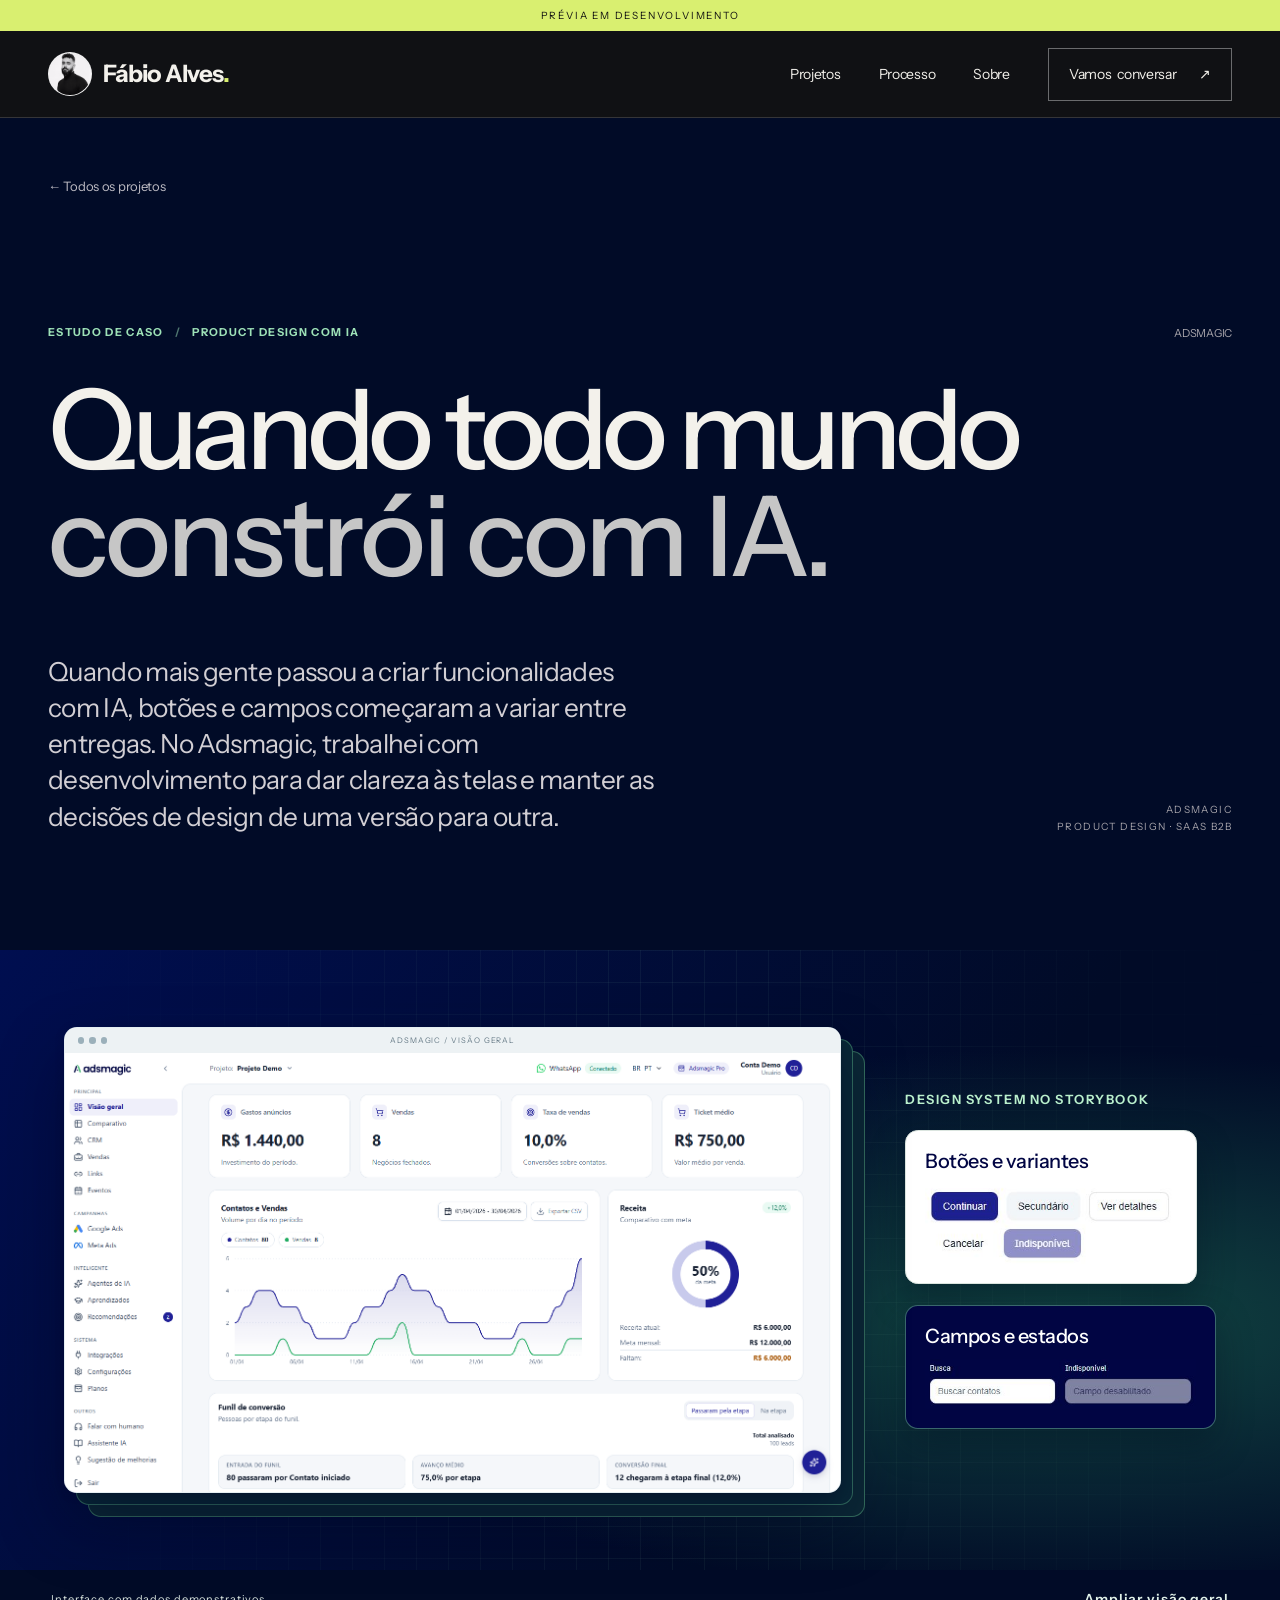
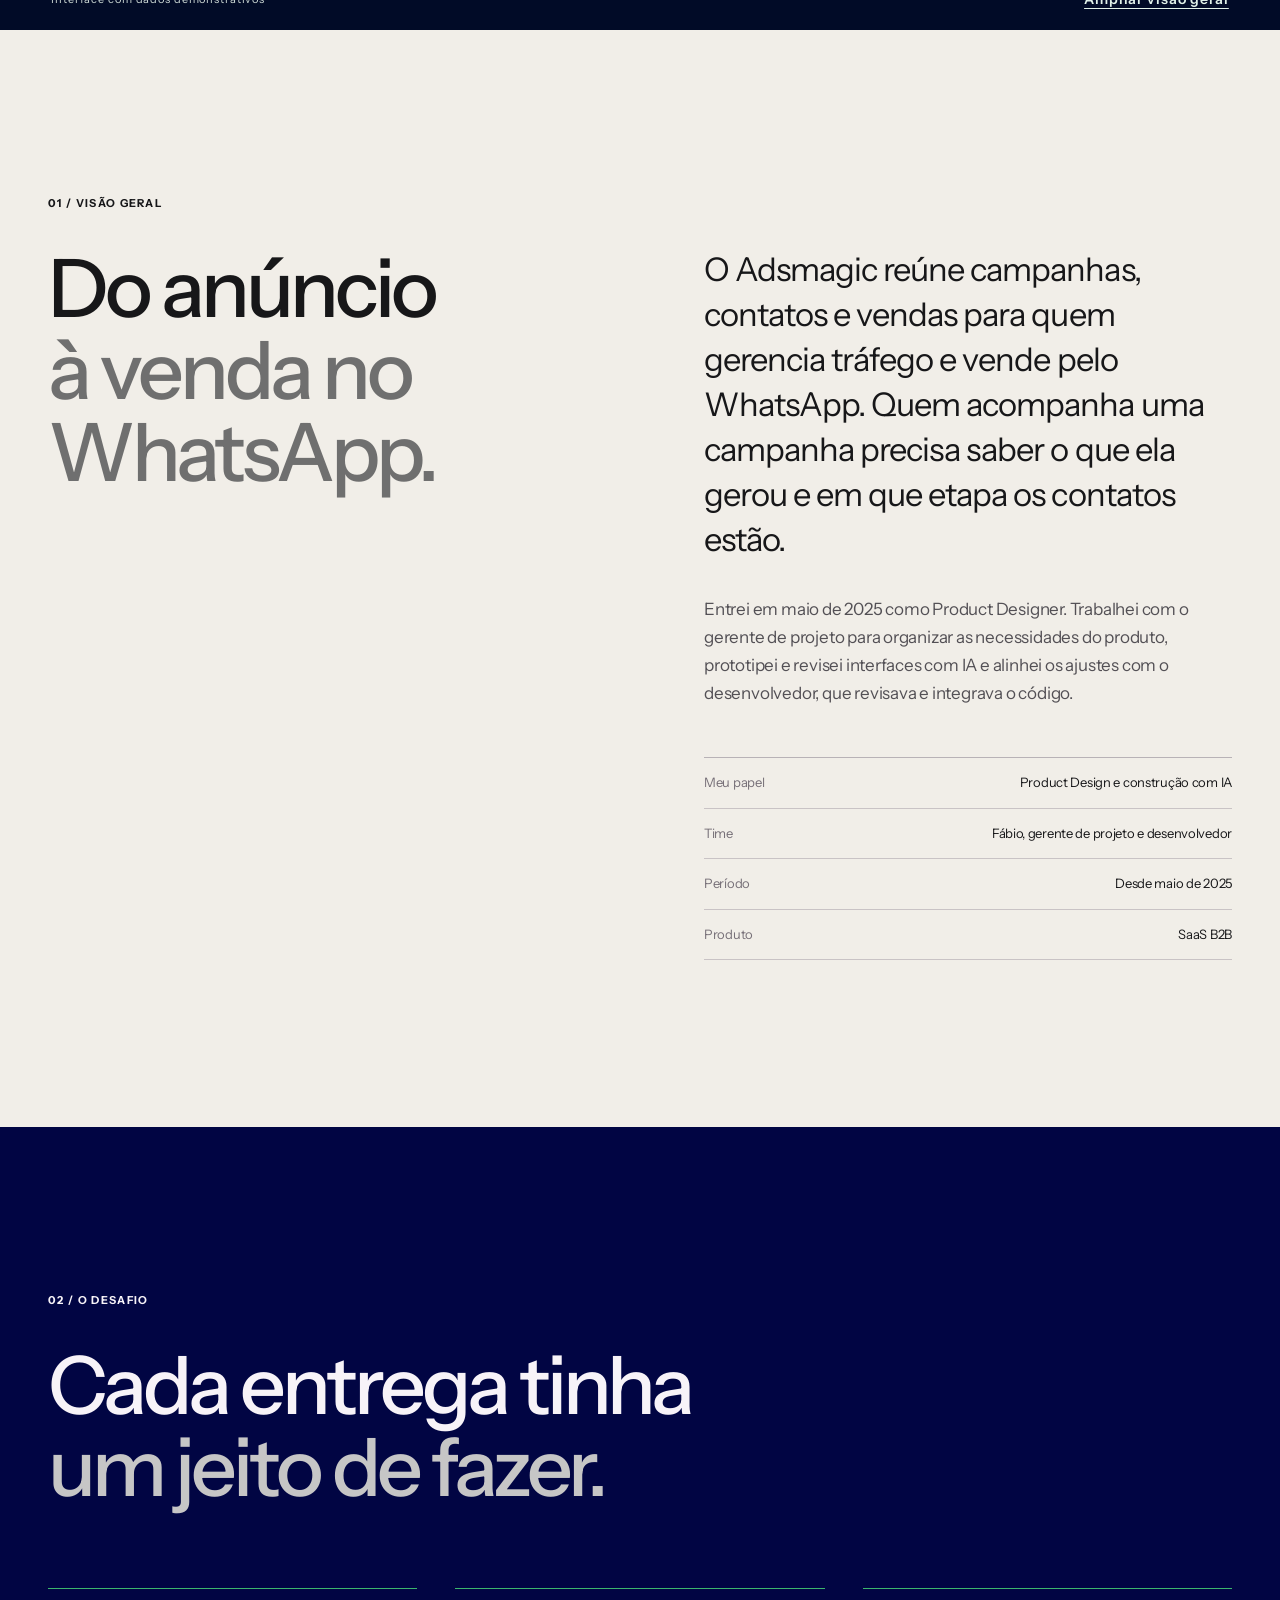
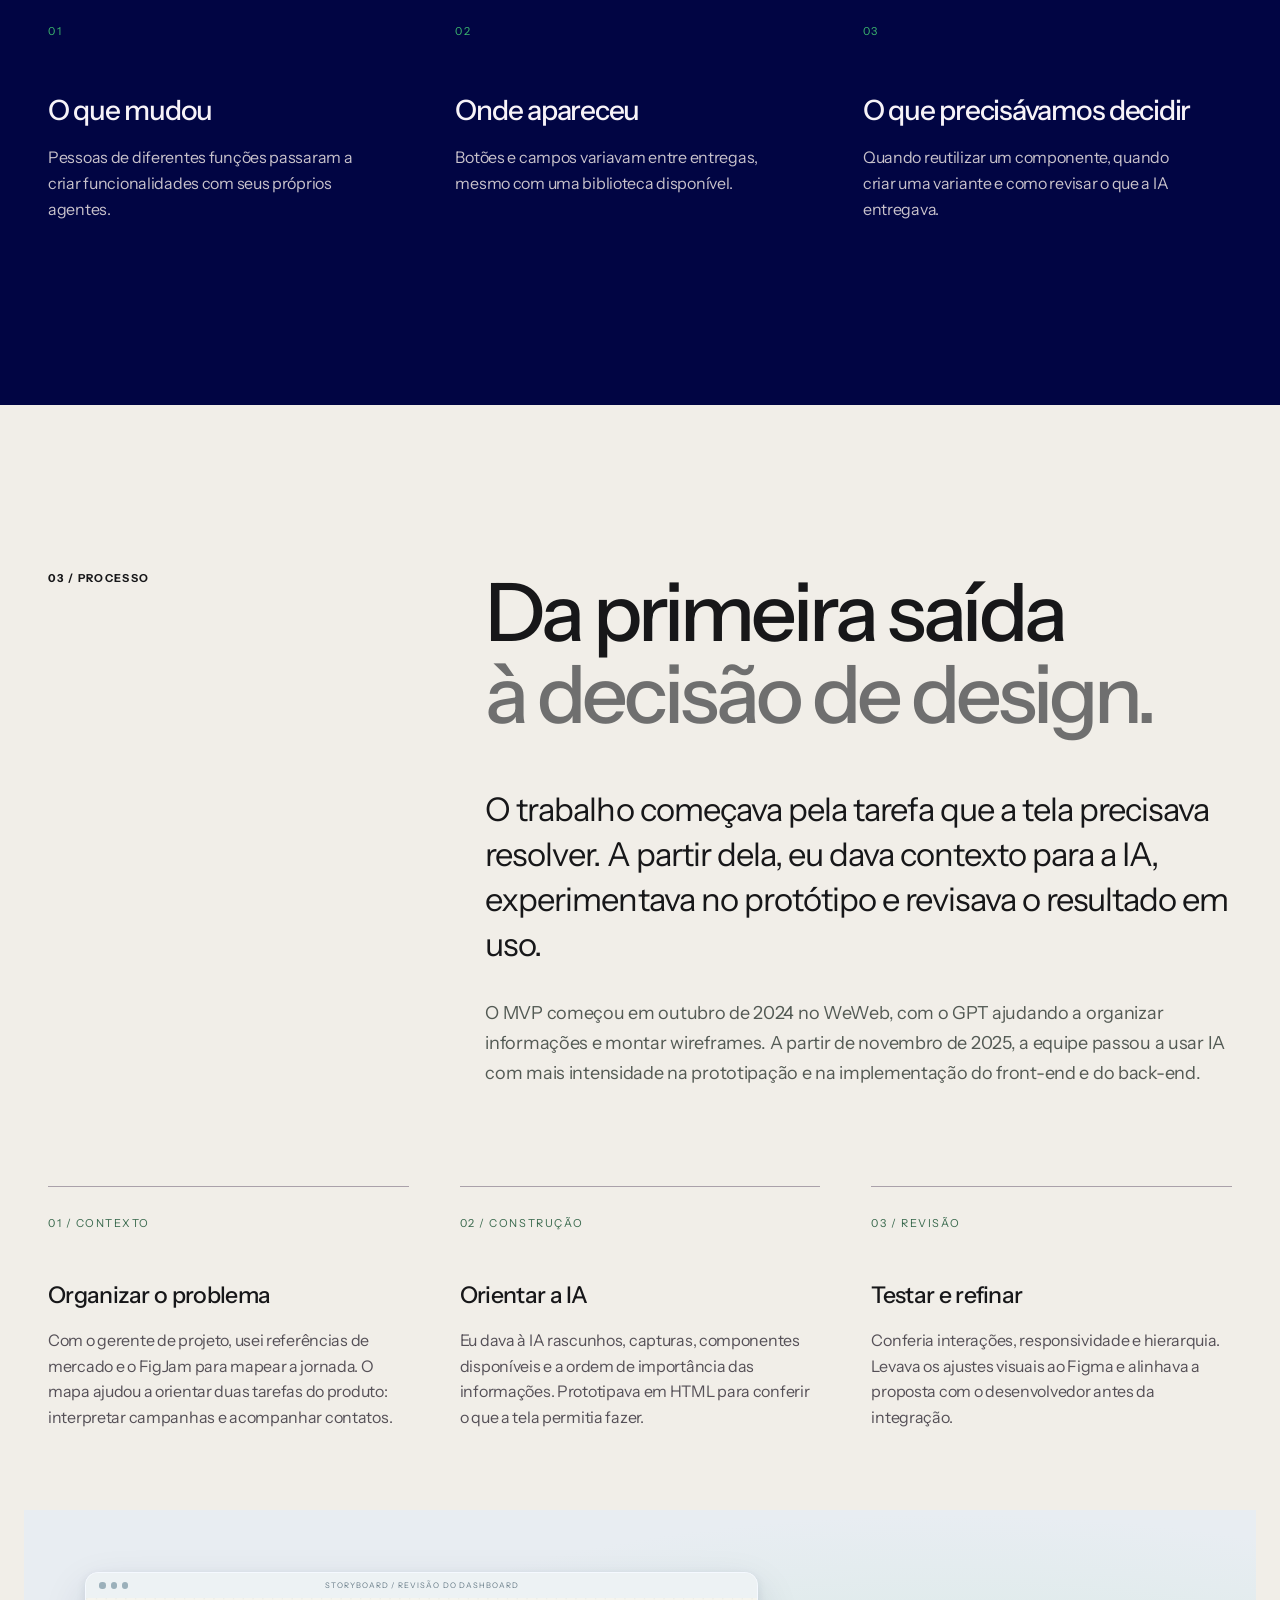
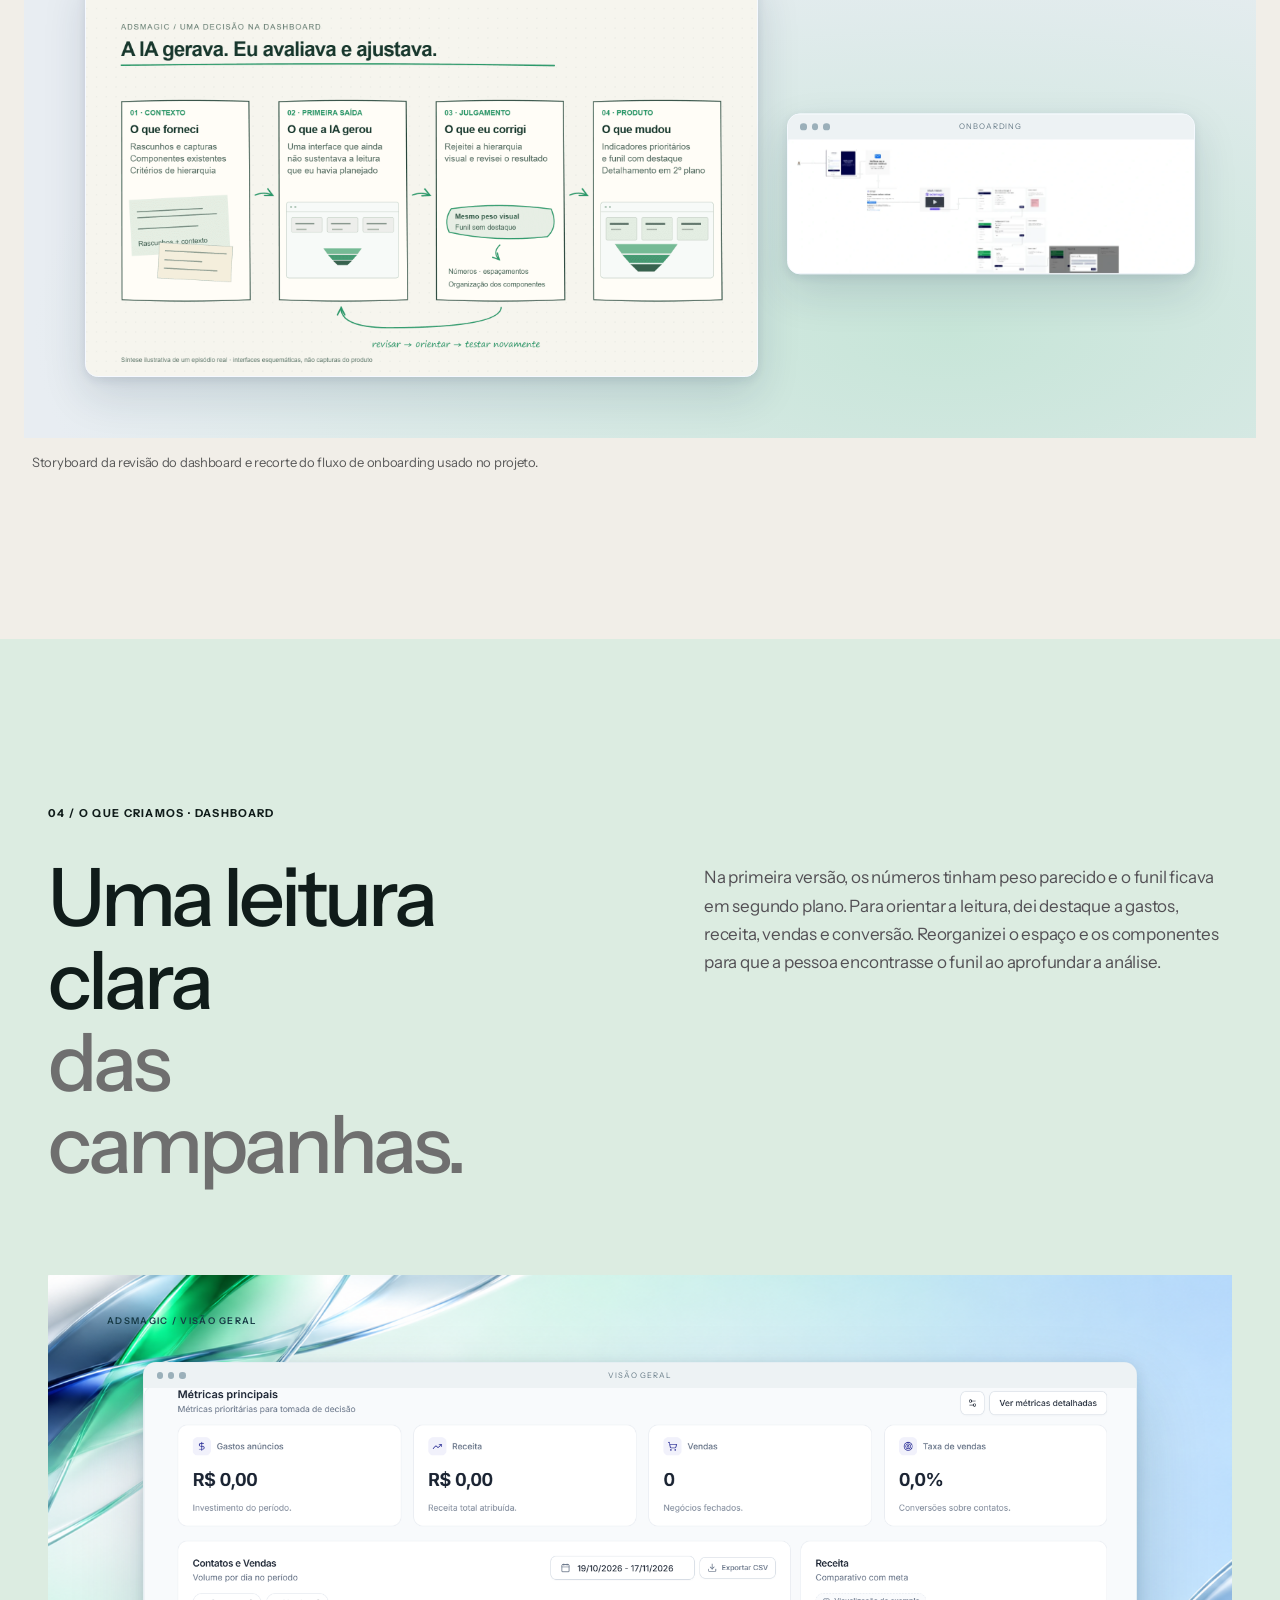
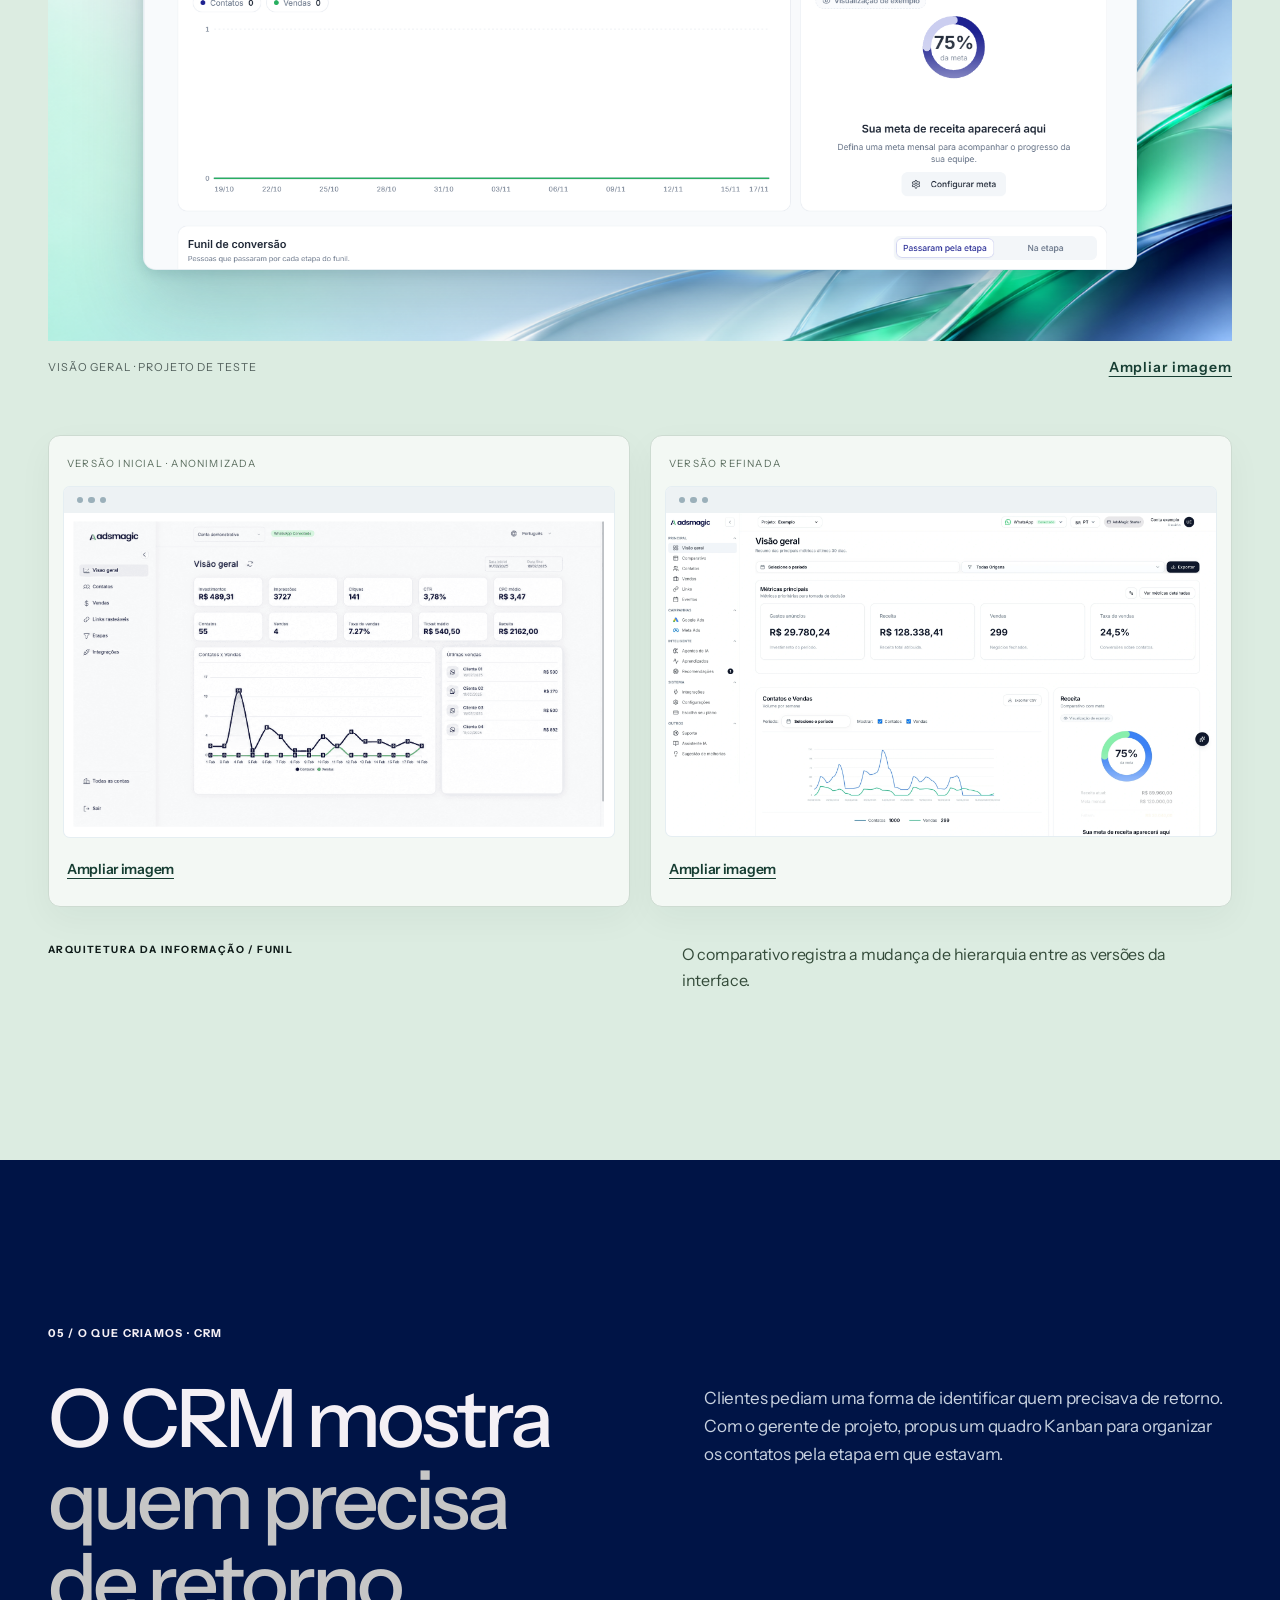
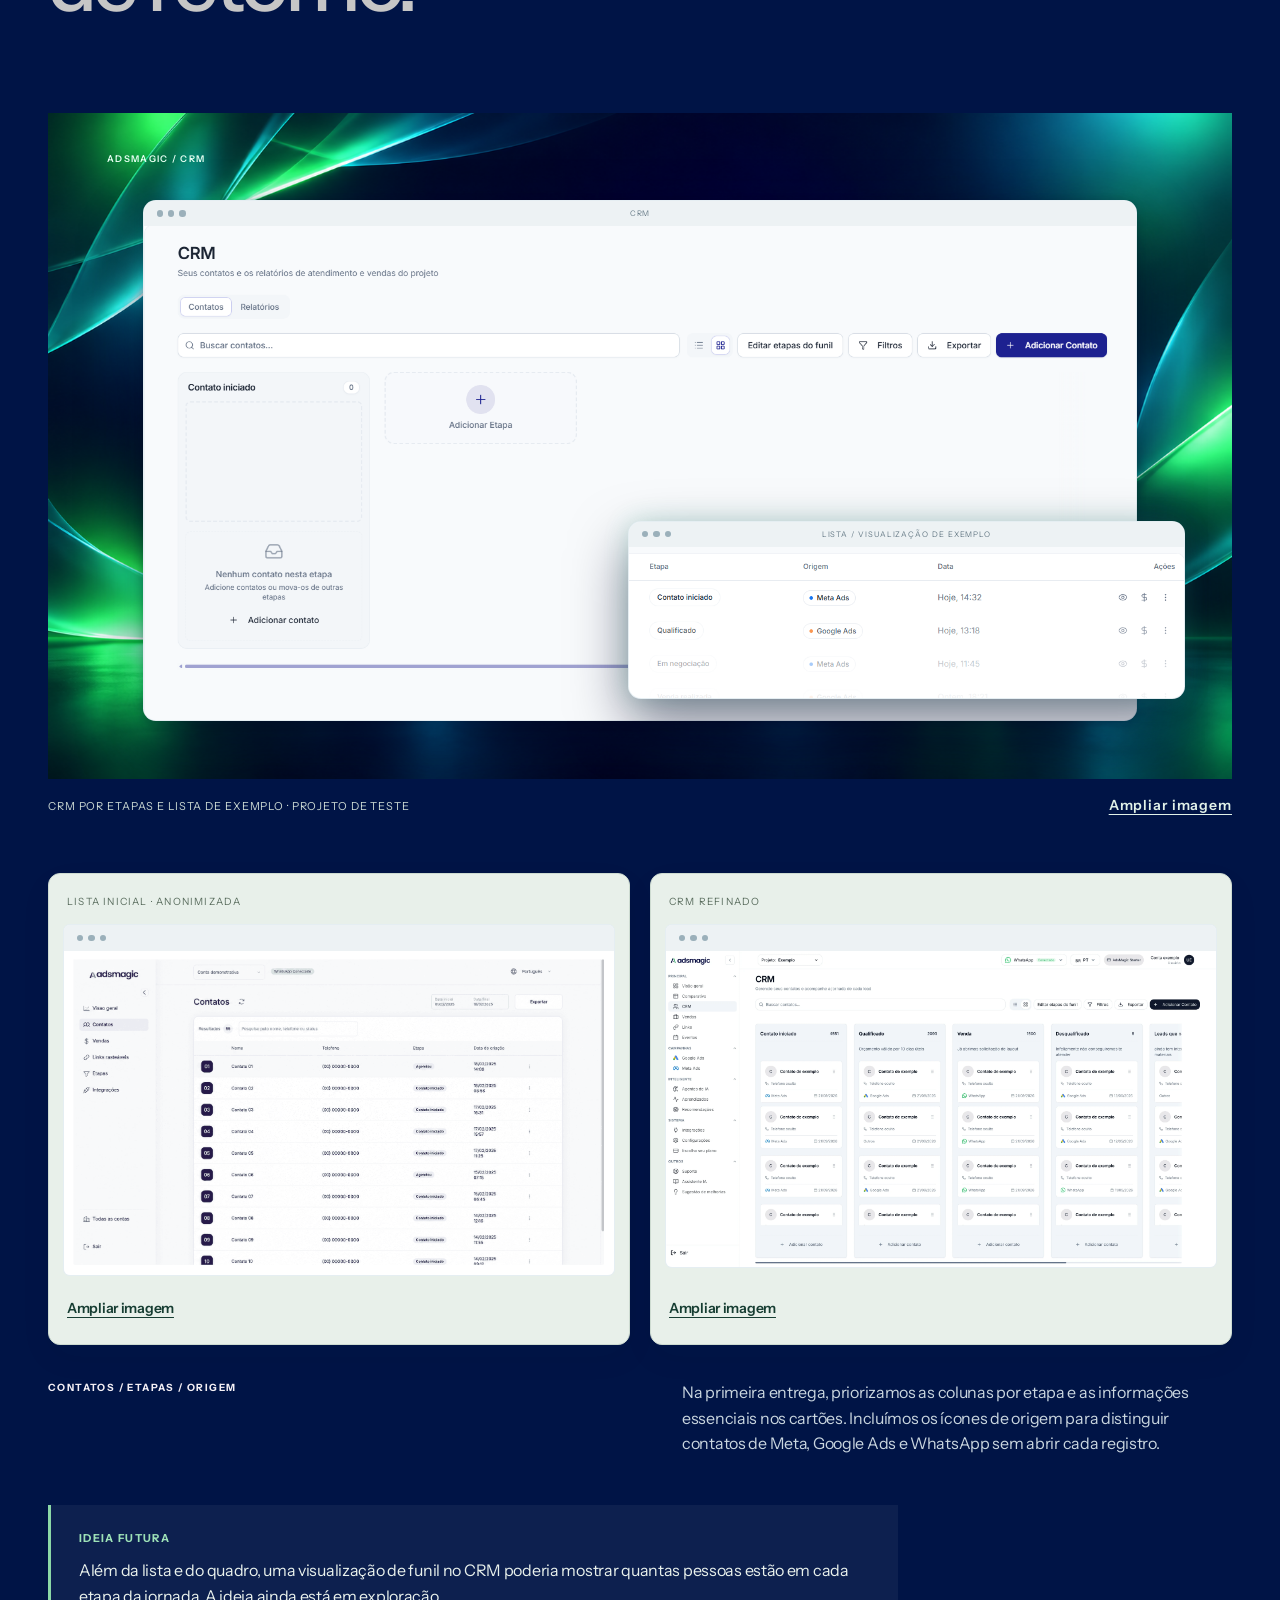
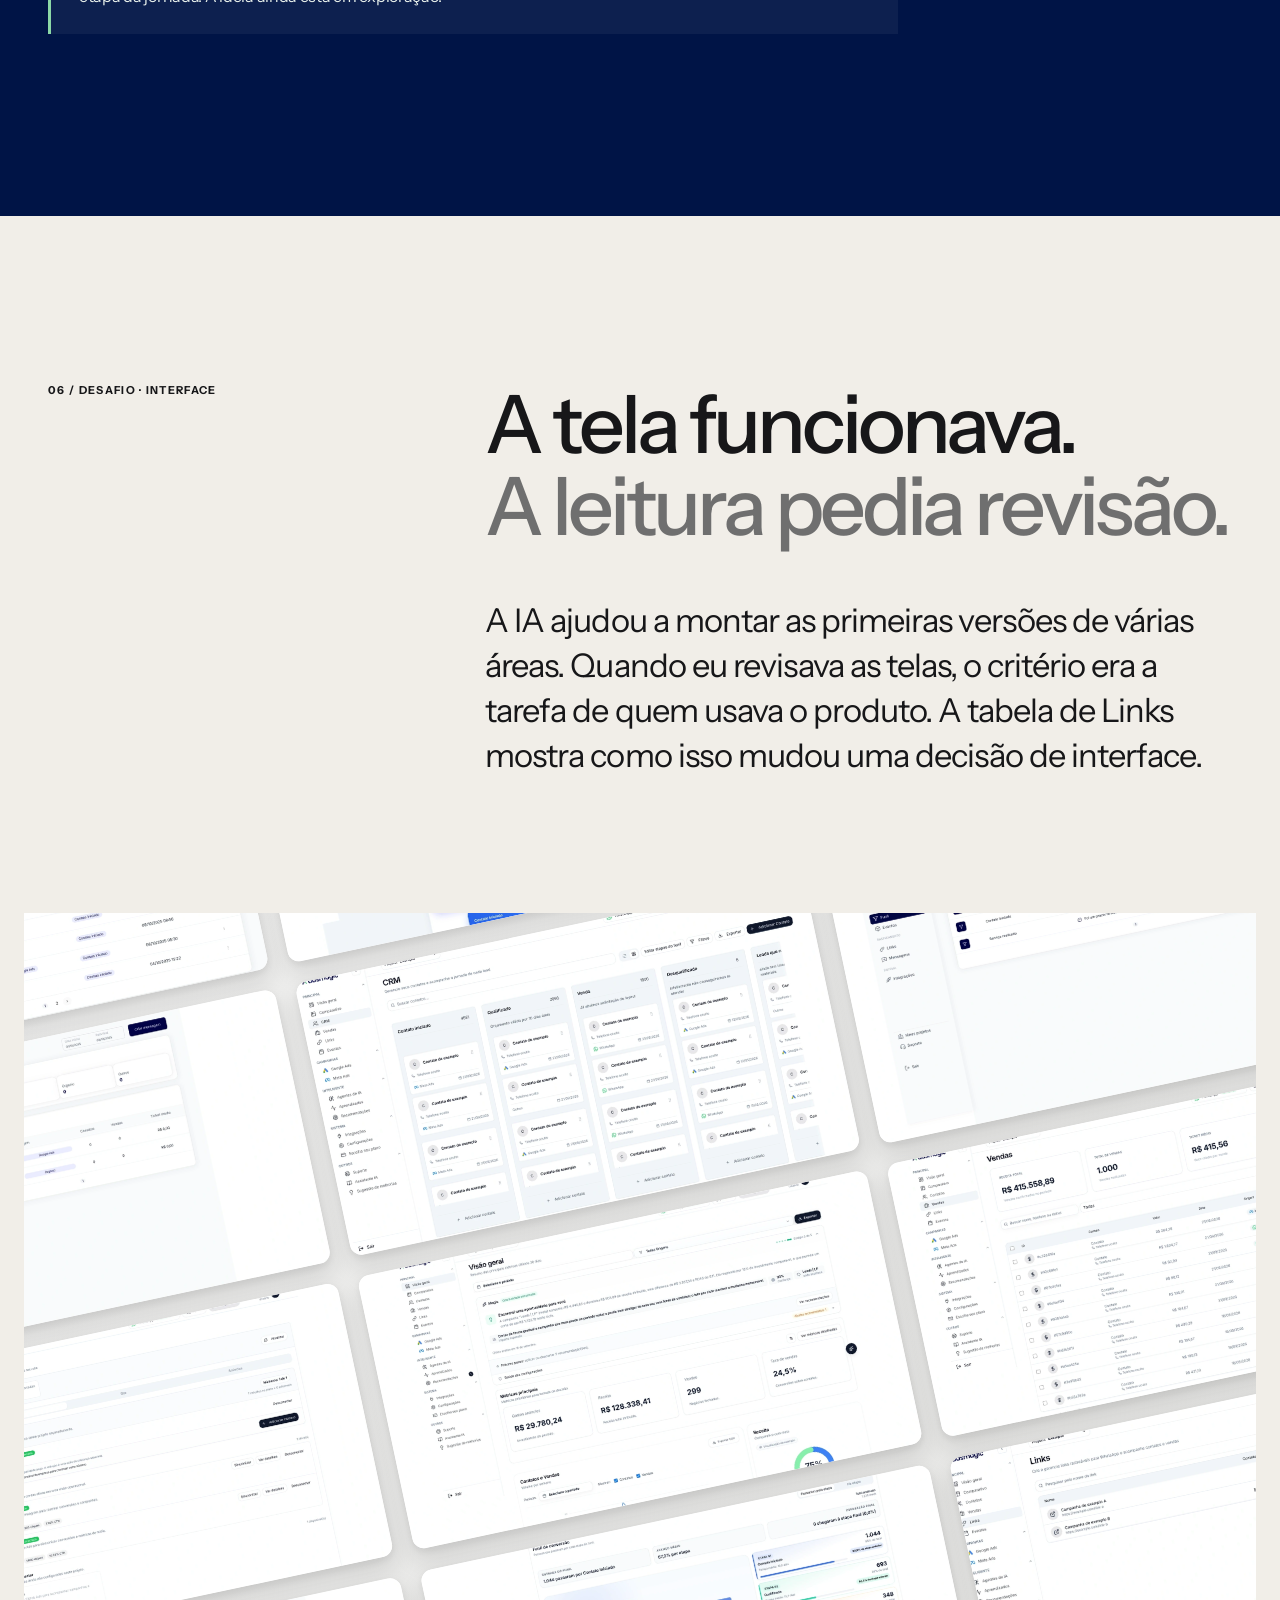
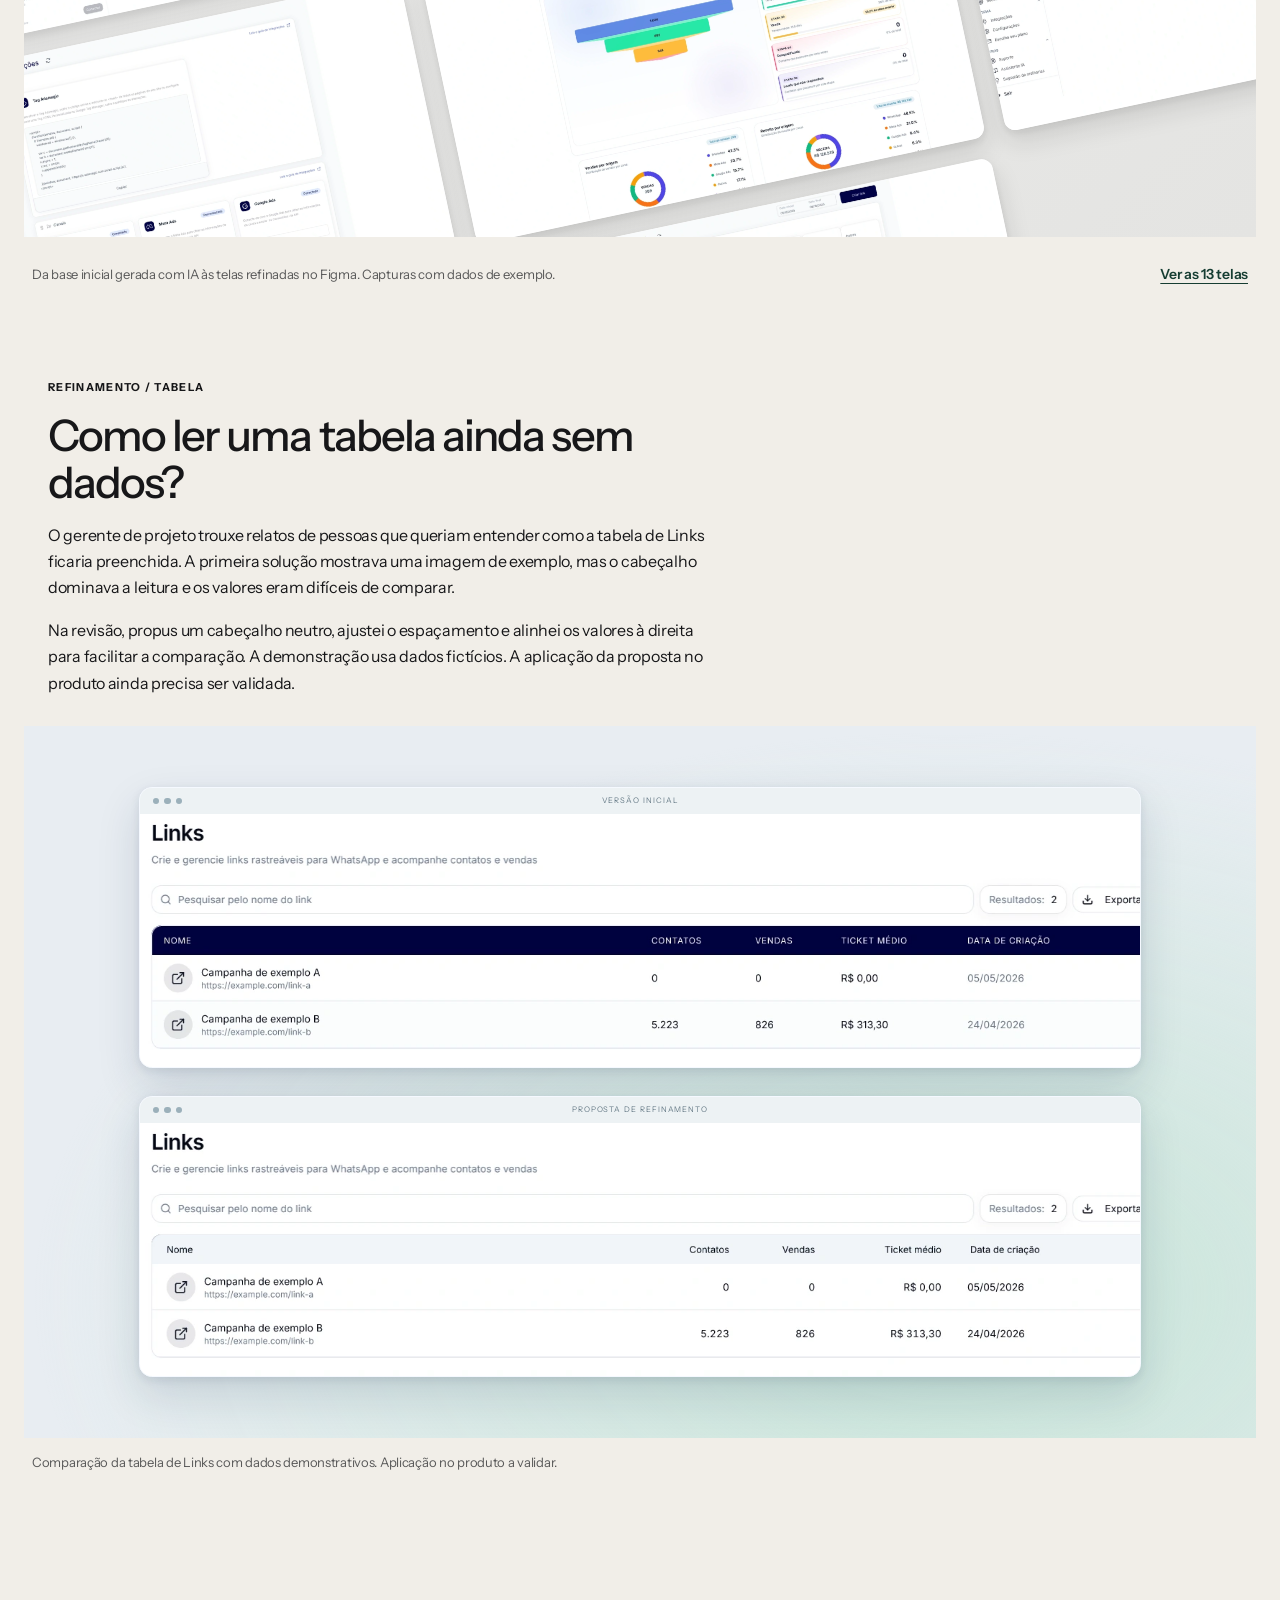
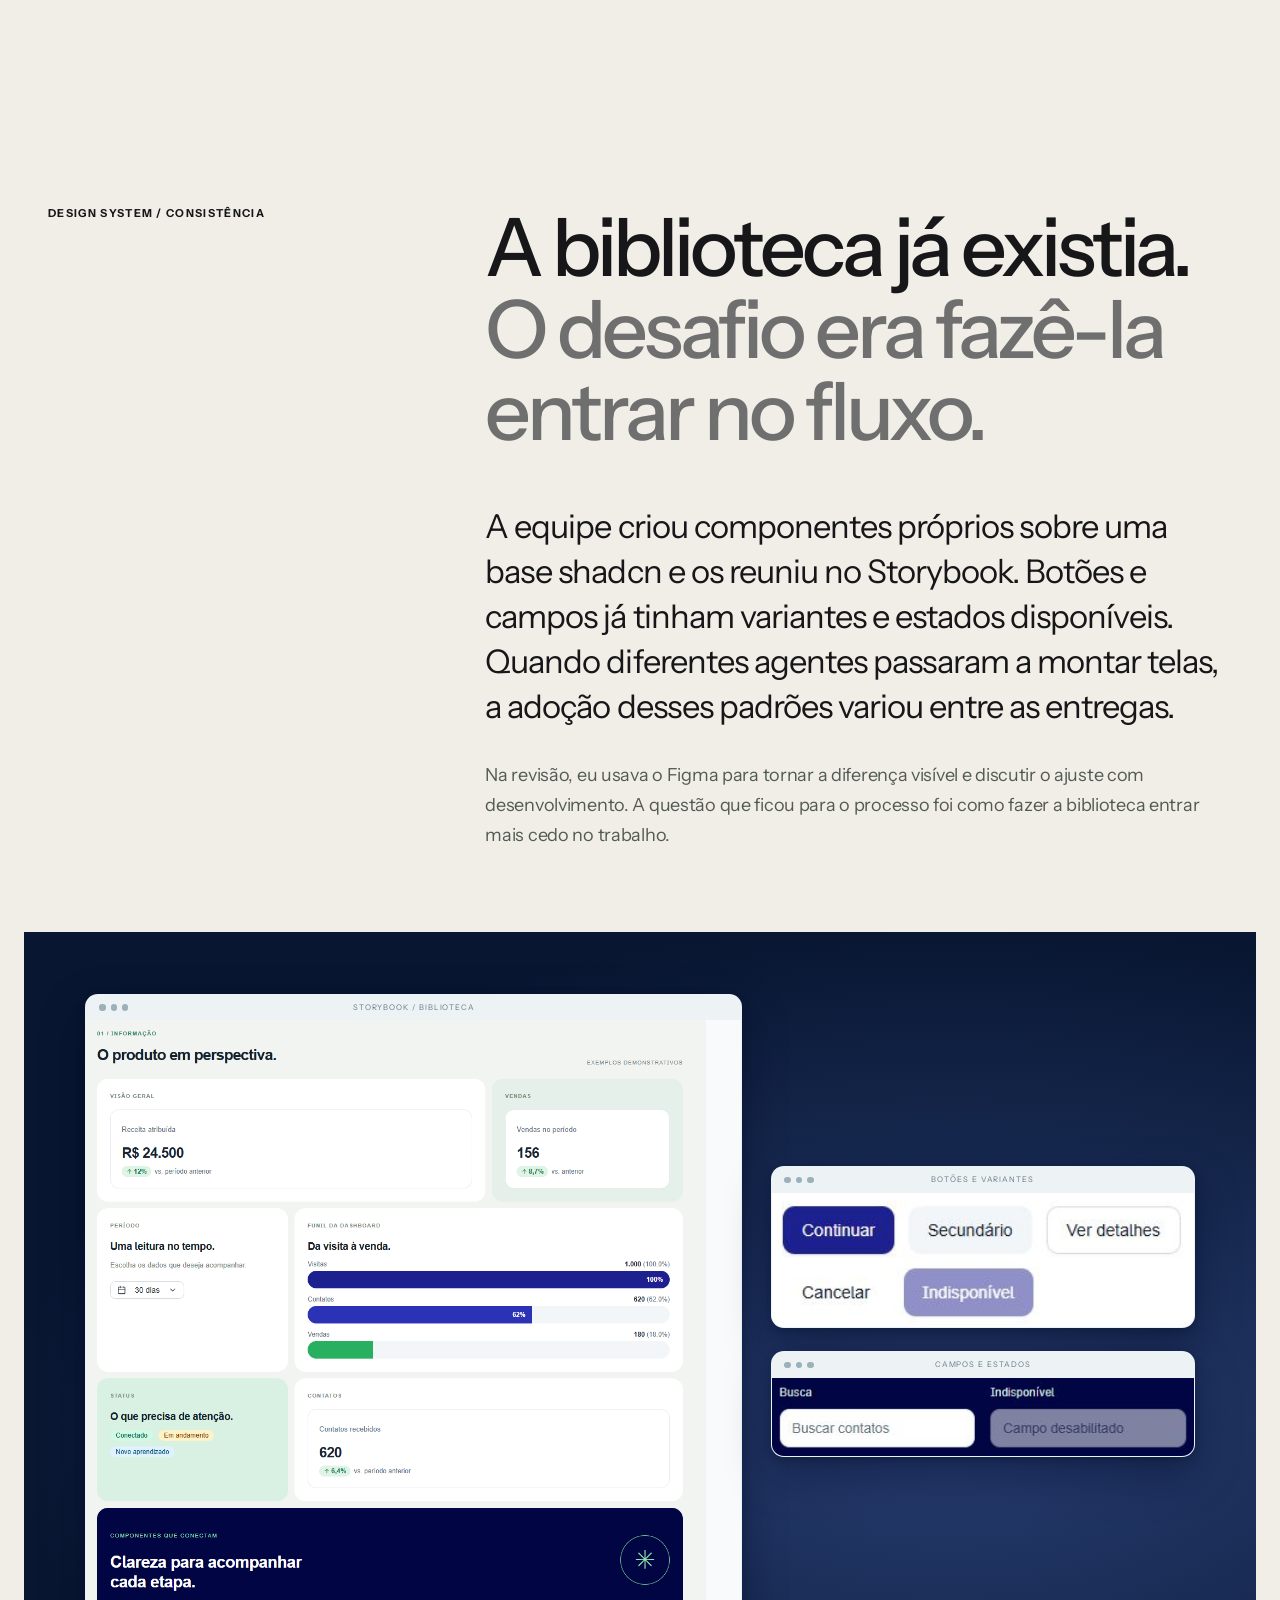
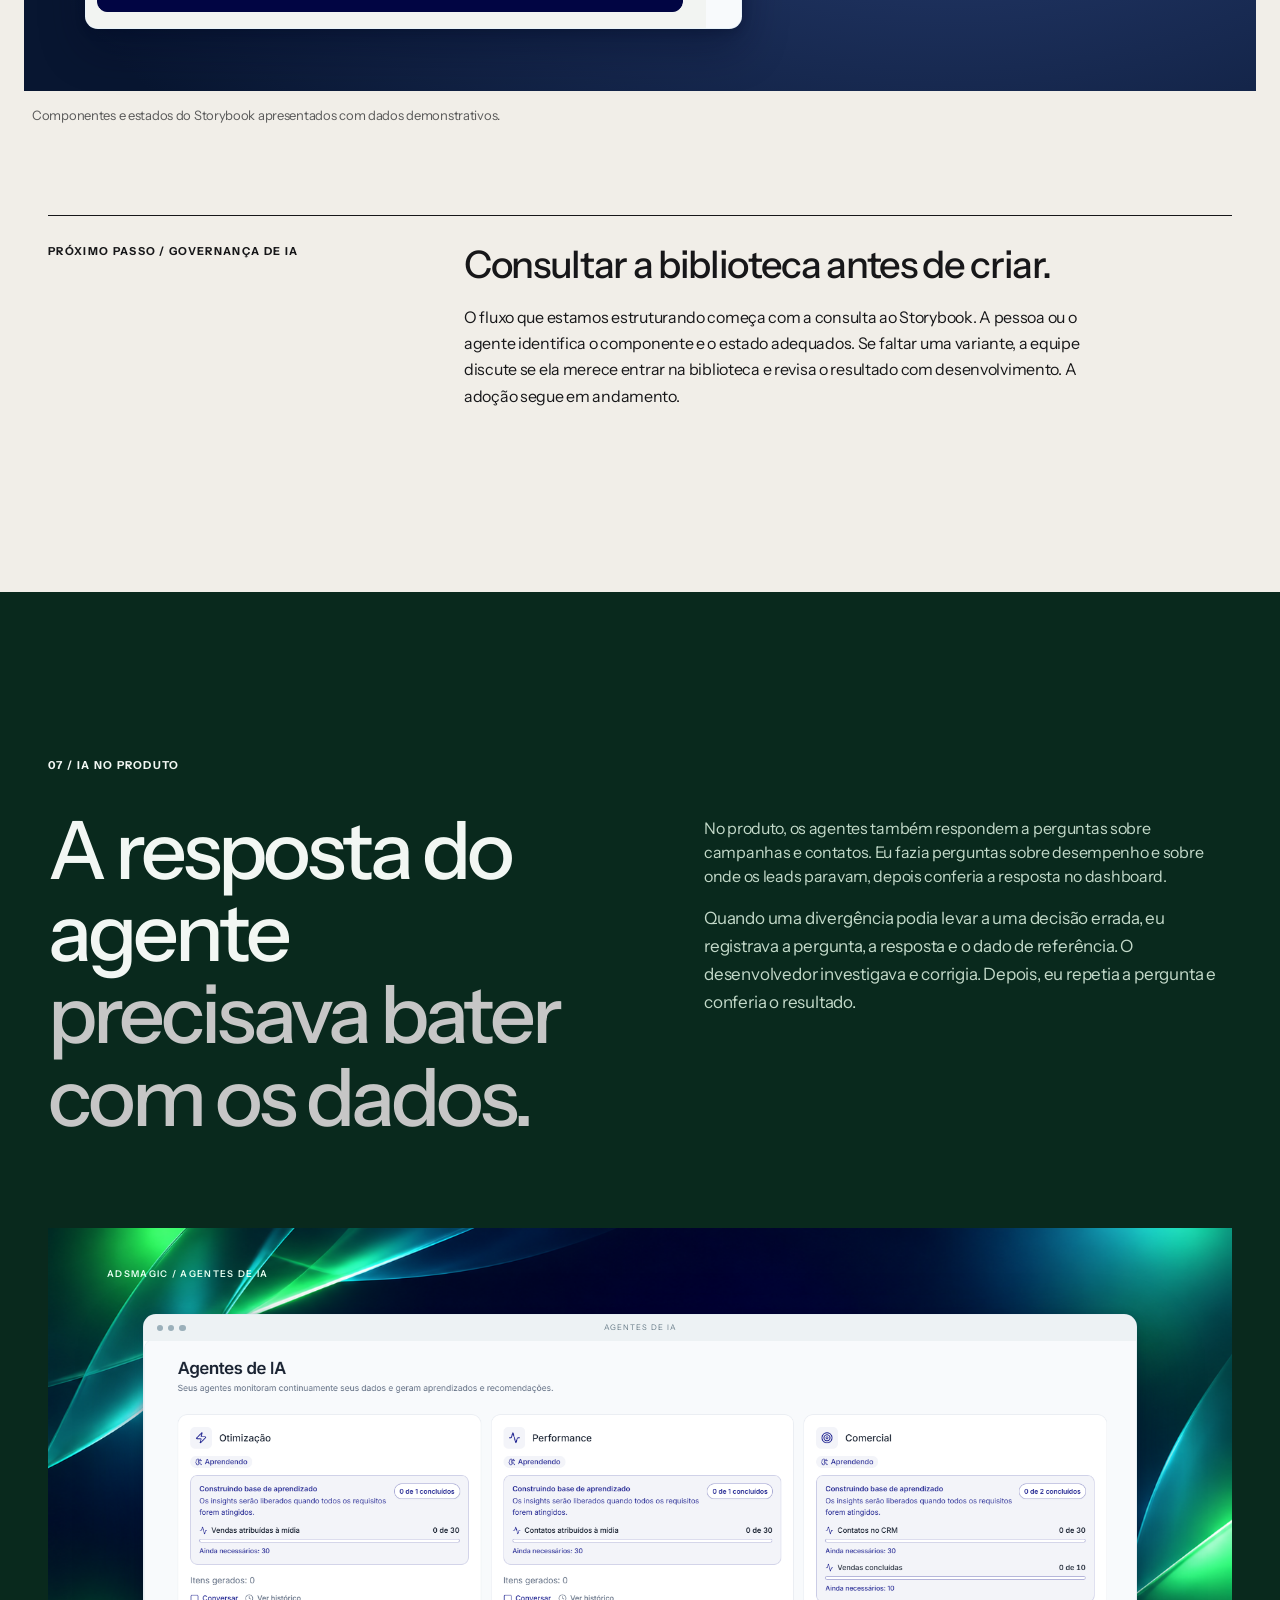
<file: adsmagic.html>
<!doctype html><html lang="pt-BR"><head><meta charset="utf-8"><meta name="viewport" content="width=device-width,initial-scale=1"><meta name="robots" content="noindex,nofollow"><meta name="description" content="Adsmagic: decisões de Product Design, prototipação e construção de interface com apoio de IA."><title>Adsmagic — Fábio Alves</title><link rel="stylesheet" href="style.css?v=20261117-menu-fixo3"><link rel="stylesheet" href="dio.css"><link rel="stylesheet" href="adsmagic.css?v=case-visual-2"><script src="adsmagic.js?v=20261117-leitura3" defer></script><link rel="stylesheet" href="typography.css?v=2"><link rel="stylesheet" href="editorial.css?v=1"><link rel="stylesheet" href="colors.css?v=7"><link rel="stylesheet" href="review.css?v=3"></head><body class="ads"><a class="skip" href="#conteudo">Pular para o conteúdo</a><div class="preview">PRÉVIA EM DESENVOLVIMENTO</div><header class="header"><div class="wrap nav"><a class="brand" href="index.html"><img class="brand-avatar" src="assets/fabio-sobre.png" alt="" width="44" height="44">Fábio Alves<span>.</span></a><nav aria-label="Navegação principal"><a href="index.html#projetos">Projetos</a><a href="index.html#processo">Processo</a><a href="sobre.html">Sobre</a><a class="nav-contact" href="index.html#contato" aria-label="Vamos conversar"><span class="nav-contact-prefix">Vamos </span>conversar <span aria-hidden="true">↗</span></a></nav></div></header>
<main id="conteudo"><section class="dio-hero"><div class="dio-wrap"><a class="back" href="index.html#projetos">← Todos os projetos</a><div class="hero-top"><p class="overline">ESTUDO DE CASO <span> / </span> PRODUCT DESIGN COM IA</p><span class="hero-number">ADSMAGIC</span></div><h1>Quando todo mundo<br><em>constrói com IA.</em></h1><div class="hero-bottom-dio"><p>Quando mais gente passou a criar funcionalidades com IA, botões e campos começaram a variar entre entregas. No Adsmagic, trabalhei com desenvolvimento para dar clareza às telas e manter as decisões de design de uma versão para outra.</p><span>ADSMAGIC <br> PRODUCT DESIGN · SAAS B2B</span></div></div></section>
<section class="ads-hero-art" aria-label="Apresentação visual da interface Adsmagic">
  <figure class="ads-cover">
    <div class="ads-cover-layers">
      <div class="ads-cover-product">
        <div class="ads-stage-window">
          <div class="ads-stage-bar" aria-hidden="true"><i></i><i></i><i></i><span>ADSMAGIC / VISÃO GERAL</span></div>
          <img src="assets/adsmagic-atual/capa-dashboard-demo.png" width="1579" height="893" alt="Visão geral do Adsmagic com navegação, indicadores, gráficos e funil de conversão">
        </div>
      </div>
      <div class="ads-cover-system">
        <p>Design system no Storybook</p>
        <div class="ads-cover-specimen">
          <h2>Botões e variantes</h2>
          <img src="assets/adsmagic-atual/capa-storybook-botoes.png" width="352" height="112" alt="Cinco variantes de botão, incluindo a principal e a indisponível">
        </div>
        <div class="ads-cover-specimen ads-cover-specimen--fields">
          <h2>Campos e estados</h2>
          <img src="assets/adsmagic-atual/capa-storybook-campos.png" width="435" height="81" alt="Campo de busca e campo indisponível lado a lado">
        </div>
      </div>
    </div>
    <figcaption><span>Interface com dados demonstrativos</span><a class="ads-compare-open" href="assets/adsmagic-atual/capa-dashboard-demo.png" target="_blank" rel="noopener" data-title="Adsmagic · visão geral">Ampliar visão geral</a></figcaption>
  </figure>
</section>
<section class="overview dio-section"><div class="dio-wrap overview-grid"><div><p class="overline">01 / VISÃO GERAL</p><h2>Do anúncio<br><em>à venda no WhatsApp.</em></h2></div><div class="overview-copy"><p class="large-copy">O Adsmagic reúne campanhas, contatos e vendas para quem gerencia tráfego e vende pelo WhatsApp. Quem acompanha uma campanha precisa saber o que ela gerou e em que etapa os contatos estão.</p><p>Entrei em maio de 2025 como Product Designer. Trabalhei com o gerente de projeto para organizar as necessidades do produto, prototipei e revisei interfaces com IA e alinhei os ajustes com o desenvolvedor, que revisava e integrava o código.</p><dl class="meta"><div><dt>Meu papel</dt><dd>Product Design e construção com IA</dd></div><div><dt>Time</dt><dd>Fábio, gerente de projeto e desenvolvedor</dd></div><div><dt>Período</dt><dd>Desde maio de 2025</dd></div><div><dt>Produto</dt><dd>SaaS B2B</dd></div></dl></div></div></section>
<section class="journey"><div class="dio-wrap"><div class="section-intro"><p class="overline">02 / O DESAFIO</p><h2>Cada entrega tinha<br><em>um jeito de fazer.</em></h2></div><div class="journey-track"><div><span>01</span><h3>O que mudou</h3><p>Pessoas de diferentes funções passaram a criar funcionalidades com seus próprios agentes.</p></div><div><span>02</span><h3>Onde apareceu</h3><p>Botões e campos variavam entre entregas, mesmo com uma biblioteca disponível.</p></div><div><span>03</span><h3>O que precisávamos decidir</h3><p>Quando reutilizar um componente, quando criar uma variante e como revisar o que a IA entregava.</p></div></div></div></section>
<section class="research dio-section" id="processo-adsmagic"><div class="dio-wrap"><div class="split-heading"><p class="overline">03 / PROCESSO</p><div><h2>Da primeira saída<br><em>à decisão de design.</em></h2><p class="large-copy">O trabalho começava pela tarefa que a tela precisava resolver. A partir dela, eu dava contexto para a IA, experimentava no protótipo e revisava o resultado em uso.</p><p>O MVP começou em outubro de 2024 no WeWeb, com o GPT ajudando a organizar informações e montar wireframes. A partir de novembro de 2025, a equipe passou a usar IA com mais intensidade na prototipação e na implementação do front-end e do back-end.</p></div></div><div class="research-grid ads-research"><article><span>01 / CONTEXTO</span><h3>Organizar o problema</h3><p>Com o gerente de projeto, usei referências de mercado e o FigJam para mapear a jornada. O mapa ajudou a orientar duas tarefas do produto: interpretar campanhas e acompanhar contatos.</p></article><article><span>02 / CONSTRUÇÃO</span><h3>Orientar a IA</h3><p>Eu dava à IA rascunhos, capturas, componentes disponíveis e a ordem de importância das informações. Prototipava em HTML para conferir o que a tela permitia fazer.</p></article><article><span>03 / REVISÃO</span><h3>Testar e refinar</h3><p>Conferia interações, responsividade e hierarquia. Levava os ajustes visuais ao Figma e alinhava a proposta com o desenvolvedor antes da integração.</p></article></div><figure class="ads-media ads-case-exhibit"><div class="ads-exhibit-stage ads-exhibit-stage--story"><div class="ads-stage-window"><div class="ads-stage-bar" aria-hidden="true"><i></i><i></i><i></i><span>STORYBOARD / REVISÃO DO DASHBOARD</span></div><img src="assets/adsmagic/processo-ia.png" alt="Quatro momentos da revisão: contexto, primeira saída, ajuste da hierarquia e interface refinada" loading="lazy"></div><div class="ads-stage-window"><div class="ads-stage-bar" aria-hidden="true"><i></i><i></i><i></i><span>ONBOARDING</span></div><img src="assets/adsmagic/onboarding-mockup.webp" alt="Recorte do mapa de cadastro e configuração do produto" loading="lazy"></div></div><figcaption>Storyboard da revisão do dashboard e recorte do fluxo de onboarding usado no projeto.</figcaption></figure></div></section>
<section class="decision decision-one"><div class="dio-wrap"><div class="decision-heading"><p class="overline">04 / O QUE CRIAMOS · DASHBOARD</p><h2>Uma leitura clara<br><em>das campanhas.</em></h2><p>Na primeira versão, os números tinham peso parecido e o funil ficava em segundo plano. Para orientar a leitura, dei destaque a gastos, receita, vendas e conversão. Reorganizei o espaço e os componentes para que a pessoa encontrasse o funil ao aprofundar a análise.</p></div><figure class="ads-showcase">
  <div class="ads-stage ads-stage--light">
    <div class="ads-stage-top" aria-hidden="true"><span>ADSMAGIC / VISÃO GERAL</span></div>
    <div class="ads-stage-window ads-showcase-window">
      <div class="ads-stage-bar" aria-hidden="true"><i></i><i></i><i></i><span>VISÃO GERAL</span></div>
      <img src="assets/adsmagic-atual/visao-geral-teste.png" alt="Tela atual da visão geral com métricas zeradas em projeto de teste" loading="lazy">
    </div>
  </div>
  <figcaption><span>VISÃO GERAL · PROJETO DE TESTE</span><a class="ads-compare-open" href="assets/adsmagic-atual/visao-geral-teste.png" target="_blank" rel="noopener" data-title="Adsmagic · visão geral" aria-label="Ampliar a visão geral do Adsmagic">Ampliar imagem</a></figcaption>
</figure><div class="ads-compare"><figure><span>VERSÃO INICIAL · ANONIMIZADA</span><div class="ads-stage-window"><div class="ads-stage-bar" aria-hidden="true"><i></i><i></i><i></i></div><img src="assets/cases/wXSdCuR6o68mo5H6LCk6Cu1HKVg.png" alt="Dashboard inicial com indicadores de mesmo peso visual e gráfico de contatos e vendas" loading="lazy"></div><figcaption><a class="ads-compare-open" href="assets/cases/wXSdCuR6o68mo5H6LCk6Cu1HKVg.png" target="_blank" rel="noopener" data-title="Dashboard · versão inicial" aria-label="Ampliar a versão inicial da dashboard">Ampliar imagem</a></figcaption></figure><figure><span>VERSÃO REFINADA</span><div class="ads-stage-window"><div class="ads-stage-bar" aria-hidden="true"><i></i><i></i><i></i></div><img src="assets/cases/gQOu6MPwdxrKSn1u2x8KDgx2wVQ.webp" alt="Dashboard refinada com quatro métricas prioritárias e gráficos de contatos e vendas" loading="lazy"></div><figcaption><a class="ads-compare-open" href="assets/cases/gQOu6MPwdxrKSn1u2x8KDgx2wVQ.webp" target="_blank" rel="noopener" data-title="Dashboard · versão refinada" aria-label="Ampliar a versão refinada da dashboard">Ampliar imagem</a></figcaption></figure></div><div class="decision-foot"><span>ARQUITETURA DA INFORMAÇÃO / FUNIL</span><p>O comparativo registra a mudança de hierarquia entre as versões da interface.</p></div></div></section>
<section class="decision decision-two"><div class="dio-wrap"><div class="decision-heading"><p class="overline">05 / O QUE CRIAMOS · CRM</p><h2>O CRM mostra<br><em>quem precisa de retorno.</em></h2><p>Clientes pediam uma forma de identificar quem precisava de retorno. Com o gerente de projeto, propus um quadro Kanban para organizar os contatos pela etapa em que estavam.</p></div><figure class="ads-showcase">
  <div class="ads-stage ads-stage--dark">
    <div class="ads-stage-top" aria-hidden="true"><span>ADSMAGIC / CRM</span></div>
    <div class="ads-stage-window ads-showcase-window">
      <div class="ads-stage-bar" aria-hidden="true"><i></i><i></i><i></i><span>CRM</span></div>
      <img src="assets/adsmagic-atual/crm-teste.png" alt="CRM em quadro com uma etapa vazia no projeto de teste" loading="lazy">
    </div>
    <div class="ads-stage-window ads-crm-detail" aria-hidden="true">
      <div class="ads-stage-bar"><i></i><i></i><i></i><span>LISTA / VISUALIZAÇÃO DE EXEMPLO</span></div>
      <img src="assets/adsmagic-atual/crm-lista-exemplo.png" alt="" loading="lazy">
    </div>
  </div>
  <figcaption><span>CRM POR ETAPAS E LISTA DE EXEMPLO · PROJETO DE TESTE</span><a class="ads-compare-open" href="assets/adsmagic-atual/crm-teste.png" target="_blank" rel="noopener" data-title="Adsmagic · CRM" aria-label="Ampliar o CRM do Adsmagic">Ampliar imagem</a></figcaption>
</figure><div class="ads-compare"><figure><span>LISTA INICIAL · ANONIMIZADA</span><div class="ads-stage-window"><div class="ads-stage-bar" aria-hidden="true"><i></i><i></i><i></i></div><img src="assets/cases/jQt5buzacEGvfYe227BVhXxkcs.png" alt="Lista inicial de contatos em uma tabela anonimizada" loading="lazy"></div><figcaption><a class="ads-compare-open" href="assets/cases/jQt5buzacEGvfYe227BVhXxkcs.png" target="_blank" rel="noopener" data-title="CRM · lista inicial" aria-label="Ampliar a lista inicial de contatos">Ampliar imagem</a></figcaption></figure><figure><span>CRM REFINADO</span><div class="ads-stage-window"><div class="ads-stage-bar" aria-hidden="true"><i></i><i></i><i></i></div><img src="assets/cases/1Mbur0bCDaTrV7xvvO2G9d4Kb4.webp" alt="CRM refinado com contatos em colunas por etapa" loading="lazy"></div><figcaption><a class="ads-compare-open" href="assets/cases/1Mbur0bCDaTrV7xvvO2G9d4Kb4.webp" target="_blank" rel="noopener" data-title="CRM · quadro por etapas" aria-label="Ampliar o CRM refinado em quadro">Ampliar imagem</a></figcaption></figure></div><div class="decision-foot"><span>CONTATOS / ETAPAS / ORIGEM</span><p>Na primeira entrega, priorizamos as colunas por etapa e as informações essenciais nos cartões. Incluímos os ícones de origem para distinguir contatos de Meta, Google Ads e WhatsApp sem abrir cada registro.</p></div><p class="ads-future"><strong>Ideia futura</strong>Além da lista e do quadro, uma visualização de funil no CRM poderia mostrar quantas pessoas estão em cada etapa da jornada. A ideia ainda está em exploração.</p></div></section>
<section class="research dio-section"><div class="dio-wrap"><div class="split-heading"><p class="overline">06 / DESAFIO · INTERFACE</p><div><h2>A tela funcionava.<br><em>A leitura pedia revisão.</em></h2><p class="large-copy">A IA ajudou a montar as primeiras versões de várias áreas. Quando eu revisava as telas, o critério era a tarefa de quem usava o produto. A tabela de Links mostra como isso mudou uma decisão de interface.</p></div></div>
  <figure class="ads-media ads-evolution" id="evolucao-interface">
    <div class="ads-evolution-stage">
      <ul class="ads-evolution-grid" role="list">
        <li><img src="assets/adsmagic/evolucao/inicial-contatos.webp" width="1572" height="844" alt="Contatos na base inicial" loading="lazy"></li>
        <li><img src="assets/adsmagic/evolucao/inicial-visao-geral.webp" width="1572" height="844" alt="Visão geral na base inicial" loading="lazy"></li>
        <li><img src="assets/adsmagic/evolucao/inicial-vendas.webp" width="1572" height="844" alt="Vendas na base inicial" loading="lazy"></li>
        <li><img src="assets/adsmagic/evolucao/inicial-mensagens.webp" width="1572" height="844" alt="Mensagens na base inicial" loading="lazy"></li>
        <li><img src="assets/adsmagic/evolucao/refinada-crm.webp" width="1572" height="844" alt="CRM refinado" loading="lazy"></li>
        <li><img src="assets/adsmagic/evolucao/inicial-funil.webp" width="1572" height="844" alt="Funil na base inicial" loading="lazy"></li>
        <li><img src="assets/adsmagic/evolucao/refinada-integracoes.webp" width="1572" height="844" alt="Integrações refinadas" loading="lazy"></li>
        <li><img src="assets/adsmagic/evolucao/refinada-visao-geral.webp" width="1572" height="844" alt="Visão geral refinada" loading="lazy"></li>
        <li><img src="assets/adsmagic/evolucao/refinada-vendas.webp" width="1572" height="844" alt="Vendas na interface refinada" loading="lazy"></li>
        <li><img src="assets/adsmagic/evolucao/inicial-integracoes.webp" width="1572" height="844" alt="Integrações na base inicial" loading="lazy"></li>
        <li><img src="assets/adsmagic/evolucao/refinada-funil.webp" width="1572" height="844" alt="Funil de conversão refinado" loading="lazy"></li>
        <li><img src="assets/adsmagic/evolucao/refinada-links.webp" width="1572" height="844" alt="Links na interface refinada" loading="lazy"></li>
        <li><img src="assets/adsmagic/evolucao/inicial-links.webp" width="1572" height="844" alt="Links rastreáveis na base inicial" loading="lazy"></li>
      </ul>
    </div>
    <figcaption>
      <span>Da base inicial gerada com IA às telas refinadas no Figma. Capturas com dados de exemplo.</span>
      <a class="ads-compare-open" href="assets/adsmagic/evolucao-ampliada.webp" target="_blank" rel="noopener" data-title="Adsmagic · evolução da interface">Ver as 13 telas</a>
    </figcaption>
  </figure>
  <div class="ads-case-table"><p class="overline">REFINAMENTO / TABELA</p>
      <h3>Como ler uma tabela ainda sem dados?</h3>
      <p>O gerente de projeto trouxe relatos de pessoas que queriam entender como a tabela de Links ficaria preenchida. A primeira solução mostrava uma imagem de exemplo, mas o cabeçalho dominava a leitura e os valores eram difíceis de comparar.</p>
      <p>Na revisão, propus um cabeçalho neutro, ajustei o espaçamento e alinhei os valores à direita para facilitar a comparação. A demonstração usa dados fictícios. A aplicação da proposta no produto ainda precisa ser validada.</p></div><figure class="ads-media ads-case-exhibit"><div class="ads-exhibit-stage ads-exhibit-stage--table"><div class="ads-stage-window"><div class="ads-stage-bar" aria-hidden="true"><i></i><i></i><i></i><span>VERSÃO INICIAL</span></div><img src="assets/adsmagic/links-exemplo.webp" alt="Tabela de Links com cabeçalho azul e valores alinhados à esquerda" loading="lazy"></div><div class="ads-stage-window"><div class="ads-stage-bar" aria-hidden="true"><i></i><i></i><i></i><span>PROPOSTA DE REFINAMENTO</span></div><img src="assets/adsmagic/links-refinamento.webp" alt="Tabela de Links com cabeçalho neutro e valores alinhados à direita" loading="lazy"></div></div><figcaption>Comparação da tabela de Links com dados demonstrativos. Aplicação no produto a validar.</figcaption></figure>
</div></section>
<section class="research dio-section ads-system" id="design-system"><div class="dio-wrap"><div class="split-heading"><p class="overline">DESIGN SYSTEM / CONSISTÊNCIA</p><div><h2>A biblioteca já existia.<br><em>O desafio era fazê-la entrar no fluxo.</em></h2><p class="large-copy">A equipe criou componentes próprios sobre uma base shadcn e os reuniu no Storybook. Botões e campos já tinham variantes e estados disponíveis. Quando diferentes agentes passaram a montar telas, a adoção desses padrões variou entre as entregas.</p><p>Na revisão, eu usava o Figma para tornar a diferença visível e discutir o ajuste com desenvolvimento. A questão que ficou para o processo foi como fazer a biblioteca entrar mais cedo no trabalho.</p></div></div><figure class="ads-media ads-case-exhibit"><div class="ads-exhibit-stage ads-exhibit-stage--system"><div class="ads-stage-window"><div class="ads-stage-bar" aria-hidden="true"><i></i><i></i><i></i><span>STORYBOOK / BIBLIOTECA</span></div><img src="assets/adsmagic/mosaico-informacao.png" alt="Prancha do Storybook com métricas, filtro de período, funil e indicadores de estado" loading="lazy"></div><div class="ads-exhibit-details"><div class="ads-stage-window"><div class="ads-stage-bar" aria-hidden="true"><i></i><i></i><i></i><span>BOTÕES E VARIANTES</span></div><img src="assets/adsmagic-atual/capa-storybook-botoes.png" alt="Variantes de botões do Storybook" loading="lazy"></div><div class="ads-stage-window"><div class="ads-stage-bar" aria-hidden="true"><i></i><i></i><i></i><span>CAMPOS E ESTADOS</span></div><img src="assets/adsmagic-atual/capa-storybook-campos.png" alt="Campos em estado disponível e indisponível no Storybook" loading="lazy"></div></div></div><figcaption>Componentes e estados do Storybook apresentados com dados demonstrativos.</figcaption></figure><div class="ads-system-next"><p class="overline">PRÓXIMO PASSO / GOVERNANÇA DE IA</p><div><h3>Consultar a biblioteca antes de criar.</h3><p>O fluxo que estamos estruturando começa com a consulta ao Storybook. A pessoa ou o agente identifica o componente e o estado adequados. Se faltar uma variante, a equipe discute se ela merece entrar na biblioteca e revisa o resultado com desenvolvimento. A adoção segue em andamento.</p></div></div></div></section>
<section class="decision ads-agent"><div class="dio-wrap"><div class="decision-heading"><p class="overline">07 / IA NO PRODUTO</p><h2>A resposta do agente<br><em>precisava bater com os dados.</em></h2><p>No produto, os agentes também respondem a perguntas sobre campanhas e contatos. Eu fazia perguntas sobre desempenho e sobre onde os leads paravam, depois conferia a resposta no dashboard.</p><p>Quando uma divergência podia levar a uma decisão errada, eu registrava a pergunta, a resposta e o dado de referência. O desenvolvedor investigava e corrigia. Depois, eu repetia a pergunta e conferia o resultado.</p></div><figure class="ads-showcase">
  <div class="ads-stage ads-stage--dark">
    <div class="ads-stage-top" aria-hidden="true"><span>ADSMAGIC / AGENTES DE IA</span></div>
    <div class="ads-stage-window ads-showcase-window">
      <div class="ads-stage-bar" aria-hidden="true"><i></i><i></i><i></i><span>AGENTES DE IA</span></div>
      <img src="assets/adsmagic-atual/agentes-teste.png" alt="Três agentes de IA em estado de aprendizado no projeto de teste" loading="lazy">
    </div>
  </div>
  <figcaption><span>AGENTES DE IA · PROJETO DE TESTE</span><a class="ads-compare-open" href="assets/adsmagic-atual/agentes-teste.png" target="_blank" rel="noopener" data-title="Adsmagic · agentes de IA" aria-label="Ampliar os agentes de IA do Adsmagic">Ampliar imagem</a></figcaption>
</figure><p class="ads-note">As divergências reportadas foram corrigidas e conferidas novamente. A organização do texto segue em implementação. Tabelas e cards estão previstos para a próxima etapa.</p></div></section>
<section class="outcome dio-section"><div class="dio-wrap outcome-grid"><div><p class="overline">08 / APRENDIZADO E PRÓXIMOS PASSOS</p><h2>O que entregamos.<br><em>O que falta medir.</em></h2></div><div><p class="large-copy">Entregamos a visão geral de campanhas, o CRM por etapas e as interfaces dos agentes. Clientes relataram mais facilidade para entender o funil e acompanhar contatos. O retorno é qualitativo.</p><p>Ainda falta medir o efeito das mudanças em tarefas como interpretar uma campanha e localizar a etapa em que os contatos param.</p><h3>O que eu faria na próxima rodada</h3><p>Registraria o tempo e o acerto nessas tarefas antes de mudar a interface e repetiria a avaliação depois.</p><p>Acompanhar quais componentes são reutilizados e quais variantes a equipe precisa criar também ajudaria a entender se a consulta ao Storybook passou a fazer parte das entregas.</p><p><a class="ads-compare-open" href="index.html#contato">Conversar sobre meu trabalho com design e IA <span aria-hidden="true">↗</span></a></p></div></div></section>
<section class="next"><div class="dio-wrap"><p class="overline">PRÓXIMO PROJETO</p><a href="dio.me.html">DIO.me <span>↗</span></a></div></section><dialog class="ads-image-dialog" aria-labelledby="ads-image-title" aria-describedby="ads-image-help"><div class="ads-image-head"><h2 id="ads-image-title">Imagem ampliada</h2><button class="ads-image-close" type="button" data-image-close>Fechar</button></div><div class="ads-image-controls" aria-label="Controles de ampliação"><button type="button" data-zoom-out aria-label="Diminuir ampliação">−</button><span class="ads-image-zoom-status" data-zoom-status aria-live="polite" aria-atomic="true">100%</span><button type="button" data-zoom-in aria-label="Aumentar ampliação">+</button><button class="ads-image-reset" type="button" data-zoom-reset>Ajustar à tela</button></div><p class="ads-image-help" id="ads-image-help">Use os controles para ampliar e role a imagem para explorar os detalhes.</p><div class="ads-image-scroll" role="region" tabindex="0" aria-label="Imagem ampliada; use as setas do teclado para rolar"><img alt=""></div></dialog></main><footer><div class="wrap footer-inner"><a class="brand" href="index.html">Fábio Alves<span>.</span></a><span>PRODUCT DESIGN · EXPERIÊNCIAS DIGITAIS</span><a href="index.html#projetos">Todos os projetos ↑</a></div></footer></body></html>
</file>
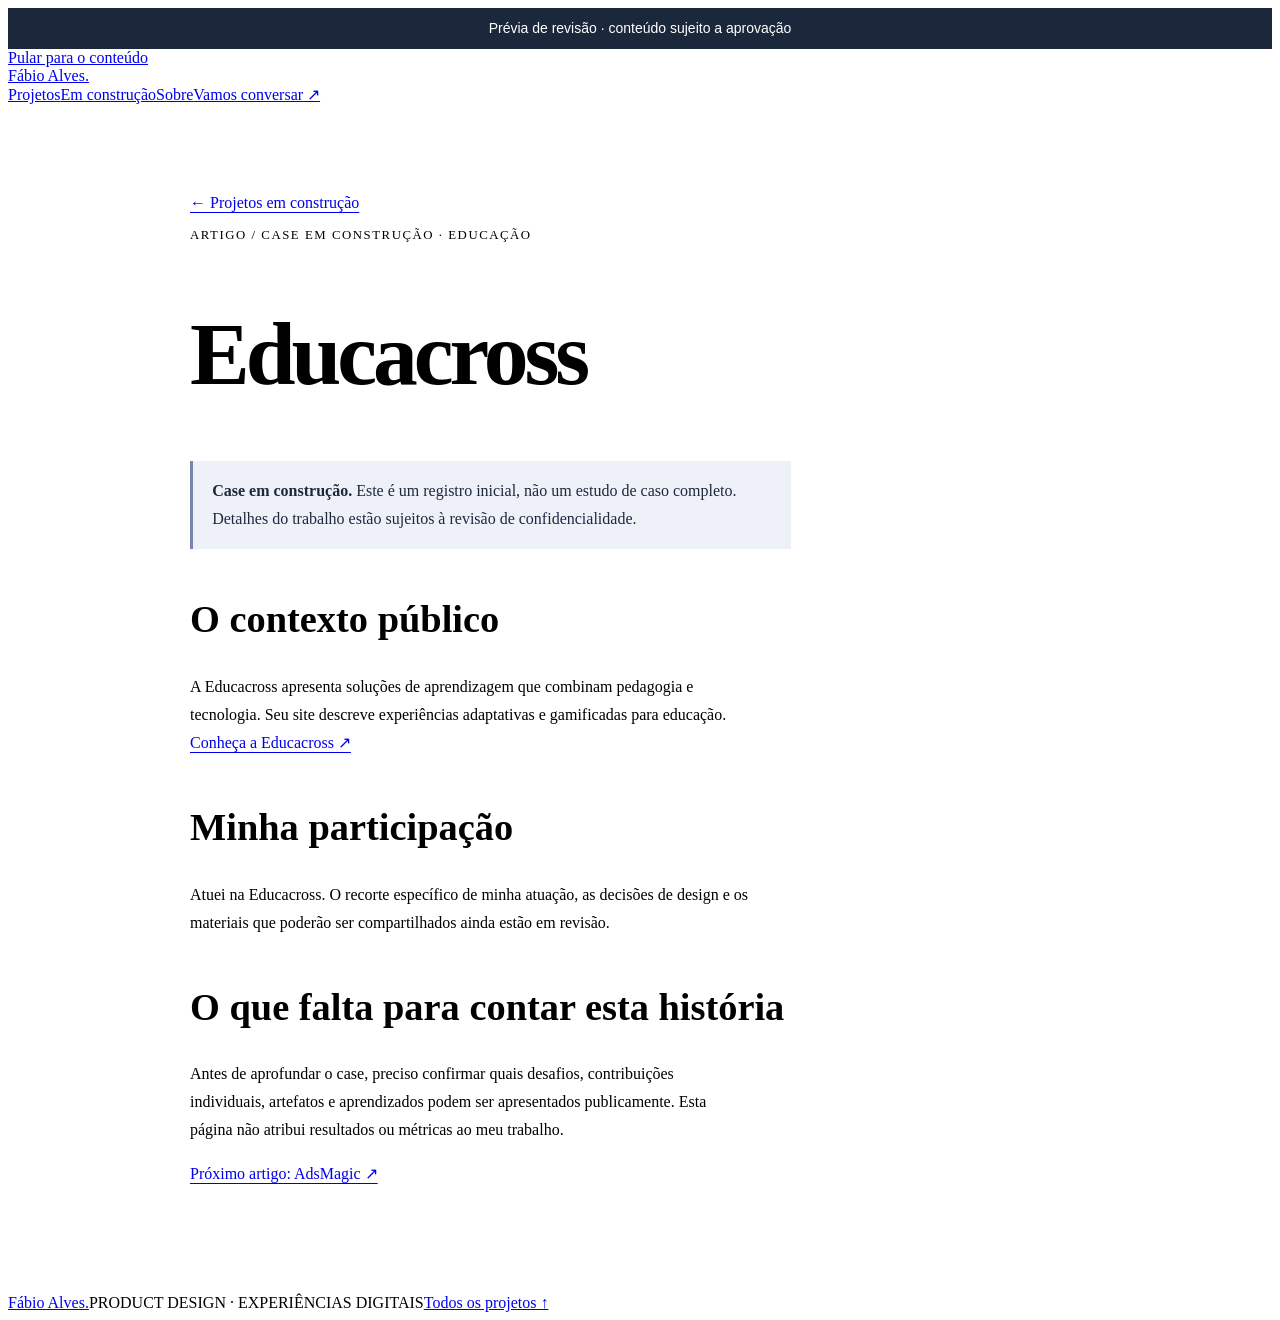
<file: educacross.html>
<!doctype html>
<html lang="pt-BR"><head><meta charset="utf-8"><meta name="viewport" content="width=device-width,initial-scale=1"><meta name="robots" content="noindex,nofollow"><meta name="description" content="Educacross: apresentação inicial de um case de Product Design em construção."><title>Educacross — Fábio Alves</title><link rel="stylesheet" href="https://fabioaap.vercel.app/style.css?v=20261117-menu-fixo3"><link rel="stylesheet" href="https://fabioaap.vercel.app/typography.css?v=2"><link rel="stylesheet" href="https://fabioaap.vercel.app/editorial.css?v=1"><link rel="stylesheet" href="https://fabioaap.vercel.app/colors.css?v=7"><style>.article-main{max-width:900px;margin:0 auto;padding:clamp(3rem,7vw,7rem) 24px}.article-main h1{font-size:clamp(3rem,7vw,6rem);line-height:1.05;letter-spacing:-.045em}.article-main h2{font-size:clamp(1.6rem,3vw,2.5rem);margin-top:3rem}.article-main p{max-width:70ch;line-height:1.75}.article-label{font-size:.8rem;letter-spacing:.12em;text-transform:uppercase}.article-status{padding:1rem 1.2rem;border-left:3px solid #7985ae;background:#eef1f8;color:#1d293d}.article-main a{text-underline-offset:4px}</style></head>
<body><div role="note" style="background:#1b283b;color:#fff;padding:10px 16px;text-align:center;font:14px/1.5 sans-serif">Prévia de revisão · conteúdo sujeito a aprovação</div><a class="skip" href="#conteudo">Pular para o conteúdo</a><header class="header"><div class="wrap nav"><a class="brand" href="index.html">Fábio Alves<span>.</span></a><nav aria-label="Navegação principal"><a href="index.html#projetos">Projetos</a><a href="index.html#em-construcao">Em construção</a><a href="sobre.html">Sobre</a><a href="index.html#contato">Vamos conversar ↗</a></nav></div></header>
<main id="conteudo" class="article-main"><a href="index.html#em-construcao">← Projetos em construção</a><p class="article-label">Artigo / Case em construção · Educação</p><h1>Educacross</h1><p class="article-status"><strong>Case em construção.</strong> Este é um registro inicial, não um estudo de caso completo. Detalhes do trabalho estão sujeitos à revisão de confidencialidade.</p><h2>O contexto público</h2><p>A Educacross apresenta soluções de aprendizagem que combinam pedagogia e tecnologia. Seu site descreve experiências adaptativas e gamificadas para educação. <a href="https://educacross.com.br/">Conheça a Educacross ↗</a></p><h2>Minha participação</h2><p>Atuei na Educacross. O recorte específico de minha atuação, as decisões de design e os materiais que poderão ser compartilhados ainda estão em revisão.</p><h2>O que falta para contar esta história</h2><p>Antes de aprofundar o case, preciso confirmar quais desafios, contribuições individuais, artefatos e aprendizados podem ser apresentados publicamente. Esta página não atribui resultados ou métricas ao meu trabalho.</p><p><a href="adsmagic.html">Próximo artigo: AdsMagic ↗</a></p></main><footer><div class="wrap footer-inner"><a class="brand" href="index.html">Fábio Alves<span>.</span></a><span>PRODUCT DESIGN · EXPERIÊNCIAS DIGITAIS</span><a href="index.html#projetos">Todos os projetos ↑</a></div></footer></body></html>
</file>
<file: style.css>
:root{--ink:#f3f1eb;--dark:#101114;--muted:#a6a7a6;--lime:#d9ef70;--paper:#efede6}*{box-sizing:border-box}html{scroll-behavior:smooth}body{margin:0;background:var(--dark);color:var(--ink);font-family:Inter,Arial,sans-serif;-webkit-font-smoothing:antialiased}a{color:inherit;text-decoration:none}a:focus-visible{outline:2px solid #d9ef70;outline-offset:5px}.skip{position:absolute;left:10px;top:-80px;background:#fff;color:#111;padding:12px;z-index:10}.skip:focus{top:8px}.wrap{width:min(100% - 96px,1400px);margin:auto}.preview{text-align:center;background:var(--lime);color:#111;font-size:10px;letter-spacing:.18em;padding:8px}.header{border-bottom:1px solid #ffffff27}.nav{height:86px;display:flex;align-items:center;justify-content:space-between}.brand{font-weight:700;font-size:24px;letter-spacing:-1px}.brand span{color:var(--lime)}nav{display:flex;align-items:center;gap:38px;font-size:14px}nav a:hover,.text-link:hover{color:var(--lime)}.nav-contact{border:1px solid #ffffff60;padding:15px 20px}.nav-contact span{margin-left:20px}.hero{background:radial-gradient(ellipse at 78% 70%,#292138 0,transparent 40%),radial-gradient(ellipse at 68% 46%,#1b2836 0,transparent 45%),#101114}.hero-inner{min-height:650px;display:flex;flex-direction:column;justify-content:center;padding-top:90px;padding-bottom:40px}.eyebrow{font-size:11px;font-weight:700;letter-spacing:.18em;color:#aeb1b2;margin:0 0 34px}.eyebrow:before{content:'';display:inline-block;width:24px;height:1px;background:var(--lime);vertical-align:middle;margin-right:12px}h1,h2,h3,p{margin-top:0}h1,h2{font-weight:500;letter-spacing:-.055em;line-height:1.02}h1{font-size:clamp(64px,8.5vw,128px);max-width:1050px;margin-bottom:50px}em{font-family:Georgia,serif;font-weight:400}h1 em,h2 em{color:#d1d0c9}.hero-bottom{display:flex;justify-content:space-between;align-items:end;gap:30px}.hero-bottom p{max-width:430px;color:#c4c6c5;line-height:1.65;font-size:18px}.round-link,.text-link{font-size:14px;border-bottom:1px solid #aaa;padding-bottom:12px}.round-link span{margin-left:45px}.hero-index{margin-top:100px;text-align:right;font-size:10px;letter-spacing:.16em;color:#81858a}.section{padding:130px 0}.projects{background:var(--paper);color:#17191a}.section-heading{display:flex;align-items:end;justify-content:space-between;gap:40px;margin-bottom:75px}.section-heading .eyebrow,.about .eyebrow{color:#747875}.section-heading h2,.about h2,.contact h2{font-size:clamp(52px,6vw,88px);margin:0}.projects h2 em{color:#777b77}.section-heading>p{max-width:290px;color:#636862;line-height:1.6}.projects-grid{display:grid;grid-template-columns:repeat(2,minmax(0,1fr));gap:90px 28px}.project-image{display:block;overflow:hidden;background:#dce3dc;aspect-ratio:16/10}.project-image img{width:100%;height:100%;object-fit:cover;display:block;transition:transform .5s}.project-image:hover img{transform:scale(1.025)}.project-meta{display:flex;justify-content:space-between;border-bottom:1px solid #b7b9b3;margin-top:24px;padding-bottom:16px;font-size:10px;font-weight:700;letter-spacing:.12em;text-transform:uppercase;color:#70756f}.project-details{display:flex;justify-content:space-between;gap:20px;padding-top:24px}.project h3{font-size:32px;letter-spacing:-.04em;font-weight:500;margin-bottom:12px}.project p{color:#505550;line-height:1.55;max-width:420px;margin-bottom:12px}.project small{color:#777c76}.project-link{white-space:nowrap;font-size:13px;border-bottom:1px solid #17191a;align-self:flex-start;padding:7px 0}.project-link span{margin-left:14px}.about{background:#dadcd4;color:#17191a}.about-grid{display:grid;grid-template-columns:1fr 2fr;gap:30px}.about h2 em{color:#777b77}.about-grid>div>p{max-width:650px;font-size:clamp(18px,2vw,24px);line-height:1.6;margin:38px 0}.about .text-link:hover{color:#555}.contact{background:#1a1c20}.contact p:not(.eyebrow){color:#b7bab9;margin:30px 0}.button{display:inline-flex;gap:60px;background:var(--lime);color:#111;padding:20px 24px;font-size:14px;font-weight:600}.button:hover{background:#edf9ae}footer{background:#101114;border-top:1px solid #ffffff24}.footer-inner{min-height:120px;display:flex;align-items:center;justify-content:space-between;gap:20px}.footer-inner>span,.footer-inner>a:last-child{font-size:10px;color:#9a9d9d;letter-spacing:.1em}@media(max-width:700px){.wrap{width:calc(100% - 40px)}.nav{height:72px}.brand{font-size:20px}nav{gap:18px;font-size:12px}.nav-contact{padding:10px}nav .nav-contact span{margin-left:4px}.hero-inner{min-height:600px;padding-top:70px}h1{font-size:clamp(53px,12vw,78px)}.hero-bottom{display:block}.hero-bottom p{font-size:16px}.round-link{display:inline-block;margin-top:25px}.hero-index{margin-top:70px}.section{padding:80px 0}.section-heading{display:block;margin-bottom:45px}.section-heading>p{margin-top:25px}.projects-grid{grid-template-columns:1fr;gap:58px}.project-details{display:block}.project-link{display:inline-block;margin-top:20px}.about-grid{grid-template-columns:1fr}.footer-inner{padding:35px 0;align-items:flex-start;flex-direction:column}.section-heading h2,.about h2,.contact h2{font-size:52px}}@media(prefers-reduced-motion:reduce){html{scroll-behavior:auto}.project-image img{transition:none}}
@font-face{font-family:'Instrument Sans';font-style:normal;font-weight:400 700;font-display:swap;src:url('assets/fonts/instrument-sans-latin-ext.woff2') format('woff2');unicode-range:U+0100-02BA,U+02BD-02C5,U+02C7-02CC,U+02CE-02D7,U+02DD-02FF,U+0304,U+0308,U+0329,U+1D00-1DBF,U+1E00-1E9F,U+1EF2-1EFF,U+2020,U+20A0-20AB,U+20AD-20C4,U+2113,U+2C60-2C7F,U+A720-A7FF}@font-face{font-family:'Instrument Sans';font-style:normal;font-weight:400 700;font-display:swap;src:url('assets/fonts/instrument-sans-latin.woff2') format('woff2');unicode-range:U+0000-00FF,U+0131,U+0152-0153,U+02BB-02BC,U+02C6,U+02DA,U+02DC,U+0304,U+0308,U+0329,U+2000-206F,U+20AC,U+2122,U+2191,U+2193,U+2212,U+2215,U+FEFF,U+FFFD}@font-face{font-family:'Instrument Serif';font-style:italic;font-weight:400;font-display:swap;src:url('assets/fonts/instrument-serif-italic-latin-ext.woff2') format('woff2');unicode-range:U+0100-02BA,U+02BD-02C5,U+02C7-02CC,U+02CE-02D7,U+02DD-02FF,U+0304,U+0308,U+0329,U+1D00-1DBF,U+1E00-1E9F,U+1EF2-1EFF,U+2020,U+20A0-20AB,U+20AD-20C4,U+2113,U+2C60-2C7F,U+A720-A7FF}@font-face{font-family:'Instrument Serif';font-style:italic;font-weight:400;font-display:swap;src:url('assets/fonts/instrument-serif-italic-latin.woff2') format('woff2');unicode-range:U+0000-00FF,U+0131,U+0152-0153,U+02BB-02BC,U+02C6,U+02DA,U+02DC,U+0304,U+0308,U+0329,U+2000-206F,U+20AC,U+2122,U+2191,U+2193,U+2212,U+2215,U+FEFF,U+FFFD}body{font-family:'Instrument Sans',Arial,sans-serif}em{font-family:'Instrument Serif',Georgia,serif;font-style:italic}.nav .brand{display:inline-flex;align-items:center;gap:11px;white-space:nowrap;line-height:1}.brand-avatar{display:block;flex:none;width:44px;height:44px;border-radius:50%;object-fit:cover;object-position:50% 25%;border:1px solid #ffffff64;background:#e8e8e8}.nav .brand span{margin-left:-11px}@media(max-width:700px){.nav .brand{gap:7px;font-size:16px}.brand-avatar{width:34px;height:34px}.nav .brand span{margin-left:-7px}.nav nav{gap:8px}.nav nav>a{font-size:10px}.nav .nav-contact{font-size:9px;padding:8px 6px}}@media(max-width:380px){.nav .brand{font-size:14px;gap:5px}.brand-avatar{width:30px;height:30px}.nav .brand span{margin-left:-5px}.nav nav{gap:6px}.nav nav>a{font-size:9px}}

@media(max-width:700px){.nav nav a[href="index.html#processo"]{display:none}}

/* Menu fixo e navegação responsiva nas páginas internas. */
body:not(.home-page){--site-header-offset:87px}
body:not(.home-page) .header{position:sticky;top:0;z-index:100;background:#101114}
body:not(.home-page) main[id],body:not(.home-page) main [id]{scroll-margin-top:var(--site-header-offset)}
body:not(.home-page) .nav .nav-contact .nav-contact-prefix{margin-left:0;margin-right:3px}
.tim-empresas-case .tim-fullpage-aside{top:calc(var(--site-header-offset) + 32px)}
@media(max-width:700px){
 body:not(.home-page){--site-header-offset:105px}
 body:not(.home-page) .nav{height:auto;flex-wrap:wrap;gap:0;padding-top:12px;padding-bottom:8px}
 body:not(.home-page) .nav .brand{width:100%;min-height:40px;font-size:17px;gap:7px}
 body:not(.home-page) .nav .brand-avatar{width:34px;height:34px}
 body:not(.home-page) .nav .brand span{margin-left:-7px}
 body:not(.home-page) .nav nav{display:flex;width:100%;justify-content:space-between;gap:2px;flex-wrap:nowrap}
 body:not(.home-page) .nav nav>a,body:not(.home-page) .nav nav>a[href="index.html#processo"]{display:inline-flex;align-items:center;justify-content:center;min-height:44px;min-width:44px;font-size:12px;line-height:1.2;white-space:nowrap}
 body:not(.home-page) .nav nav>a:not(.nav-contact){padding:0}
 body:not(.home-page) .nav .nav-contact{padding:0 8px;font-size:12px}
 body:not(.home-page) .nav .nav-contact span:not(.nav-contact-prefix){margin-left:3px}
}
@media(max-width:340px){body:not(.home-page) .nav .nav-contact .nav-contact-prefix{display:none}body:not(.home-page) .nav .nav-contact{text-transform:capitalize}}

@media(max-width:340px){body.dio .dio-hero h1{font-size:clamp(34px,12.4vw,43px)}}
</file>
<file: dio.css>
:root{--dio-ink:#171719;--dio-paper:#f1eee8;--dio-purple:#d7c8ed;--dio-dark:#131216;--dio-pink:#f20d69}.dio-wrap{width:min(100% - 96px,1400px);margin:0 auto}.dio-hero{background:#141318;padding:52px 0 68px}.back{display:inline-block;font-size:13px;color:#bebcc4;margin-bottom:112px}.hero-top{display:flex;justify-content:space-between;align-items:center}.overline{margin:0;font-size:11px;letter-spacing:.16em;font-weight:700;text-transform:uppercase}.hero-top .overline{color:#cbbce1}.hero-top .overline span{margin:0 8px;opacity:.5}.hero-number{font-size:11px;color:#aaa7ad}.dio-hero h1{font-size:clamp(62px,8.4vw,126px);margin:35px 0 45px;line-height:.98}.dio-hero h1 em{color:#d6c3eb}.hero-bottom-dio{display:flex;justify-content:space-between;align-items:end;gap:40px}.hero-bottom-dio p{font-size:clamp(18px,1.7vw,23px);line-height:1.5;max-width:540px;margin:0;color:#d2cfd4}.hero-bottom-dio span{font-size:10px;line-height:1.7;letter-spacing:.14em;text-align:right;color:#a6a3aa}.hero-art{margin:0;background:#211b2a;position:relative}.hero-art img{width:100%;display:block}.hero-art figcaption{position:absolute;bottom:20px;right:3.5%;font-size:9px;letter-spacing:.1em;background:#151317b8;padding:9px 12px;color:#eee}.dio-section{padding:140px 0}.overview,.research,.outcome{background:var(--dio-paper);color:var(--dio-ink)}.overview-grid,.outcome-grid{display:grid;grid-template-columns:1fr 1fr;gap:8vw}.dio-section h2,.journey h2,.decision h2{font-size:clamp(46px,6vw,88px);line-height:1.02;margin:35px 0;letter-spacing:-.055em}.dio-section h2 em,.journey h2 em,.decision h2 em{color:#807489}.overview-copy,.outcome-grid>div+div{padding-top:10px}.overview-copy p,.outcome p,.decision-heading>p:last-child{font-size:18px;line-height:1.65;color:#535055}.large-copy{font-size:clamp(23px,2.2vw,32px)!important;line-height:1.4!important;letter-spacing:-.025em;color:inherit!important}.meta{margin:50px 0 0;border-top:1px solid #b8b2b6}.meta div{display:flex;justify-content:space-between;gap:20px;padding:15px 0;border-bottom:1px solid #c9c3c5;font-size:13px}.meta dt{color:#777078}.meta dd{margin:0;text-align:right}.journey{background:#19171d;color:#f7f3f8;padding:140px 0}.journey h2 em{color:#bba3d3}.journey-track{display:grid;grid-template-columns:repeat(3,1fr);gap:2px;margin-top:80px}.journey-track>div{background:#2a2630;padding:34px;min-height:260px;border-top:2px solid #b49bd2}.journey-track span,.research-grid span{font-size:11px;letter-spacing:.14em;color:#a78cbe}.journey-track h3{font-size:28px;margin:45px 0 14px}.journey-track p{color:#c8c2cb;line-height:1.6;max-width:320px}.small-note,.stage-caption{font-size:11px;color:#aaa3ac;margin:20px 0 0}.split-heading{display:grid;grid-template-columns:1fr 2fr;gap:30px}.split-heading h2{margin-top:0}.split-heading .large-copy{max-width:730px}.wide-photo{margin:80px 0 80px}.wide-photo img{width:100%;display:block}.wide-photo figcaption,.evidence-grid figcaption{font-size:11px;color:#777278;margin-top:14px}.research-grid{display:grid;grid-template-columns:repeat(3,1fr);gap:40px}.research-grid article{border-top:1px solid #aaa1aa;padding-top:22px}.research-grid h3{font-size:23px;letter-spacing:-.03em;margin:45px 0 15px}.research-grid p{font-size:16px;line-height:1.6;color:#555057}.evidence-grid{display:grid;grid-template-columns:1fr 1fr;gap:20px;margin-top:80px}.evidence-grid figure{margin:0}.evidence-grid img{width:100%;height:400px;object-fit:contain;background:#e1dce4;display:block}.decision{padding:140px 0}.decision-one{background:#d8cde4;color:#1b1720}.decision-two{background:#17151b;color:#f4f0f5}.decision-heading{max-width:900px}.decision-heading>p:last-child{max-width:650px}.decision-two .decision-heading>p:last-child{color:#c5bec8}.decision-two h2 em{color:#bda6d3}.product-panel{margin:80px 0 0;background:#3d4f55;padding:5%;}.product-panel img{width:100%;display:block}.product-panel figcaption{font-size:11px;color:#e6e8e5;margin-top:16px}.decision-foot{display:flex;justify-content:space-between;gap:30px;margin-top:30px}.decision-foot span{font-size:10px;letter-spacing:.14em;font-weight:700}.decision-foot p{max-width:420px;font-size:14px;line-height:1.6;margin:0}.screen-stage{padding:7%;margin-top:80px;background:radial-gradient(ellipse at 50% 110%,#a266b9,#4c3261 52%,#25202e 100%)}.browser-frame{max-width:1050px;margin:auto;border:1px solid #69636e;border-radius:12px;overflow:hidden;box-shadow:0 35px 80px #0008;background:#101014}.browser-frame img{width:100%;display:block}.browser-bar{height:36px;display:flex;align-items:center;gap:6px;padding:0 14px;background:#28262d}.browser-bar i{height:7px;width:7px;background:#777079;border-radius:50%}.browser-bar span{font-size:9px;letter-spacing:.14em;margin:auto;color:#aaa4ad}.outcome blockquote{font-family:Georgia,serif;font-style:italic;font-size:clamp(26px,3vw,40px);line-height:1.25;letter-spacing:-.03em;margin:70px 0;border-left:2px solid #9b7ab4;padding-left:30px}.outcome h3{font-size:20px}.outcome li{line-height:1.7;color:#555057}.next{background:#d5c4e9;color:#1a1720;padding:110px 0}.next a{font-size:clamp(70px,11vw,150px);letter-spacing:-.06em;display:flex;justify-content:space-between}.next a span{font-size:.5em}@media(max-width:700px){.dio-wrap{width:calc(100% - 40px)}.dio-hero{padding:35px 0 50px}.back{margin-bottom:70px}.dio-hero h1{font-size:clamp(52px,11.5vw,78px);margin:30px 0}.hero-bottom-dio{align-items:start;flex-direction:column;gap:25px}.hero-bottom-dio span{text-align:left}.hero-art figcaption{position:static;text-align:right;background:#211b2a}.dio-section,.journey,.decision{padding:75px 0}.overview-grid,.outcome-grid,.split-heading{grid-template-columns:1fr;gap:30px}.dio-section h2,.journey h2,.decision h2{font-size:clamp(42px,10vw,62px)}.journey-track,.research-grid{grid-template-columns:1fr}.journey-track{margin-top:45px}.journey-track>div{min-height:0}.journey-track h3{margin:30px 0 10px}.wide-photo{margin:45px 0}.research-grid{gap:30px}.research-grid h3{margin-top:25px}.evidence-grid{grid-template-columns:1fr;margin-top:50px}.evidence-grid img{height:auto;max-height:360px}.product-panel,.screen-stage{margin-top:50px}.decision-foot{flex-direction:column}.next{padding:70px 0}}
@media(max-width:700px){.nav .brand{font-size:17px;white-space:nowrap}.nav nav{gap:12px}.nav .nav-contact{white-space:nowrap;font-size:11px;padding:10px 8px}}
@media(max-width:360px){.nav nav{gap:8px}.nav nav>a{font-size:10px}.nav .brand{font-size:15px}}
</file>
<file: adsmagic.css>
.ads .dio-hero{background:#010b27}.ads .hero-top .overline{color:#9de1b7}.ads .dio-hero h1 em{color:#8adbad}.ads .journey{background:#010543}.ads .journey h2 em,.ads .decision-two h2 em{color:#83d6a4}.ads .journey-track>div{background:#121c55;border-color:#3bb56d}.ads .journey-track span,.ads .research-grid span{color:#3bb56d}.ads .overview h2 em,.ads .research h2 em,.ads .outcome h2 em{color:#748d7d}.ads .decision-one{background:#dcece1;color:#101c1a}.ads .decision-one h2 em{color:#59856a}.ads .decision-two{background:#001446}.ads .decision-two .decision-heading>p:last-child{color:#c8d2e0}.ads .next{background:#c7e6d0}.ads-hero-art{background:radial-gradient(ellipse at 50% 90%,#a9d9ba 0,#e5f1e9 47%,#f5f6f2 100%);overflow:hidden}.ads-hero-inner{position:relative;max-width:1600px;margin:auto;padding:8% 8% 3%;isolation:isolate}.ads-orbit{position:absolute;border:1px solid #3bb56d55;border-radius:50%;z-index:-1;transform:rotate(-18deg)}.ads-orbit-one{width:92%;height:90%;left:-18%;top:8%}.ads-orbit-two{width:85%;height:100%;right:-25%;top:-12%;border-width:30px;border-color:#ffffff65}.ads-browser{border:1px solid #d8e4dc;border-radius:16px;background:white;overflow:hidden;box-shadow:0 35px 80px #001b2035}.ads-browser-bar{height:38px;background:#eff3f0;display:flex;align-items:center;gap:6px;padding:0 16px}.ads-browser-bar i{width:7px;height:7px;background:#aebcb3;border-radius:50%}.ads-browser-bar span{font-size:9px;letter-spacing:.14em;color:#6b7971;margin:auto}.ads-browser img{width:100%;display:block}.ads-hero-inner>p{font-size:10px;letter-spacing:.13em;color:#465d4d;text-align:right;margin:16px 0 0}.ads-media{margin:80px 0 0}.ads-media img{width:100%;height:auto;display:block}.ads-media figcaption,.ads-video figcaption{font-size:12px;color:#707a72;margin-top:15px;line-height:1.5}.ads-research{margin-top:80px}.ads-video-block{display:grid;grid-template-columns:1fr 1.6fr;align-items:center;gap:6vw;margin-top:100px}.ads-video-block h3{font-size:clamp(30px,3vw,45px);letter-spacing:-.04em;margin:25px 0}.ads-video-block p:not(.overline){line-height:1.6;color:#555c56}.ads-video-block video,.ads-video video{width:100%;height:auto;display:block;background:#10151a}.ads-compare{display:grid;grid-template-columns:1fr 1fr;gap:20px;margin-top:75px}.ads-compare figure{margin:0;background:#f9fbf9;padding:14px;border-radius:12px;overflow:hidden}.ads-compare span{display:block;color:#596c5d;font-size:10px;letter-spacing:.12em;padding:6px 4px 15px}.ads-compare img{display:block;width:100%;height:auto}.ads .decision-two .ads-compare figure{background:#e8f0ea}.ads .decision-two .decision-foot p{color:#c9d6df}.ads-video{margin:80px 0 0}.ads .decision-two .ads-video figcaption,.ads-agent .ads-video figcaption{color:#bfcac4}.ads-agent{background:#09291d;color:#f2f7f3}.ads-agent h2 em{color:#9fdbaf}.ads-agent .decision-heading>p:not(.overline){color:#c3d9c9}.ads-note{max-width:780px;color:#c3d9c9;line-height:1.65;margin-top:35px}.ads .outcome h3{margin-top:45px}.ads .split-heading>div>p:not(.large-copy){font-size:18px;line-height:1.65;color:#535a54}.ads .decision-one .decision-foot p{color:#344b3a}@media(max-width:700px){.ads-hero-inner{padding:12% 5% 5%}.ads-browser-bar{height:28px}.ads-media,.ads-research,.ads-compare,.ads-video{margin-top:50px}.ads-compare,.ads-video-block{grid-template-columns:1fr}.ads-video-block{gap:25px;margin-top:65px}.ads-compare{gap:14px}.ads-compare figure{padding:8px}.ads-compare span{padding:4px 3px 10px}}

/* Imagens ampliáveis e leitura de apoio do case AdsMagic. */
.ads .hero-top{gap:12px;align-items:flex-start}
.ads .hero-top .overline{flex:1;min-width:0}
.ads .hero-top .hero-number{flex:none;white-space:nowrap}
.ads .ads-media figcaption{color:#595959;font-size:13px}
.ads .ads-compare figure{display:flex;flex-direction:column}
.ads .ads-compare figcaption{margin-top:auto;padding:10px 4px 0}
.ads .ads-compare-open{display:inline-flex;align-items:center;min-height:44px;color:#163d32;font-size:14px;font-weight:600;text-decoration:underline;text-underline-offset:4px}
.ads .ads-compare-open:focus-visible,.ads .ads-image-dialog button:focus-visible,.ads .ads-image-scroll:focus-visible{outline:3px solid #174f37;outline-offset:3px}
.ads .ads-future{margin-top:48px;padding:24px 28px;border-left:3px solid #8bd8a7;background:#ffffff0d;color:#e9f1ec;max-width:850px;line-height:1.65}
.ads .ads-future strong{display:block;color:#9de1b7;font-size:11px;letter-spacing:.12em;text-transform:uppercase;margin-bottom:10px}
.ads .ads-image-dialog{box-sizing:border-box;width:min(96vw,1280px);height:min(90vh,1000px);max-width:none;max-height:90vh;margin:auto;padding:24px;border:0;border-radius:8px;background:#f7f7f3;color:#171719;box-shadow:0 24px 80px #0008}
.ads .ads-image-dialog[open]{display:flex;flex-direction:column}
.ads .ads-image-dialog::backdrop{background:#060a13d9}
html.ads-image-open{overflow:hidden}
.ads .ads-image-head{display:flex;align-items:center;justify-content:space-between;gap:16px}
.ads .ads-image-head h2{margin:0;font-size:clamp(19px,2vw,26px);line-height:1.2;letter-spacing:-.03em}
.ads .ads-image-controls{display:flex;align-items:center;gap:8px;margin-top:14px;flex-wrap:wrap}
.ads .ads-image-dialog button{min-width:44px;min-height:44px;border:1px solid #aab5ae;border-radius:4px;background:#fff;color:#131d19;font:inherit;cursor:pointer}
.ads .ads-image-dialog button:disabled{opacity:.45;cursor:default}
.ads .ads-image-dialog .ads-image-close{padding:0 16px;background:#102f23;border-color:#102f23;color:#fff}
.ads .ads-image-dialog .ads-image-reset{padding:0 12px;font-size:13px}
.ads .ads-image-zoom-status{min-width:48px;text-align:center;font-size:13px;font-variant-numeric:tabular-nums}
.ads .ads-image-help{margin:10px 0 14px;color:#4b5550;font-size:13px;line-height:1.4}
.ads .ads-image-scroll{flex:1;min-height:0;max-width:100%;overflow:auto;overscroll-behavior:contain;background:#e9edeb;border:1px solid #ccd4cf}
.ads .ads-image-scroll img{display:block;width:calc(100% * var(--ads-image-zoom,1));max-width:none;height:auto}
.ads .ads-transcript{margin-top:12px}
.ads video::cue{color:#fff;background:#000d;font-size:clamp(14px,1.5vw,22px)}
@media(max-width:700px){
 .ads .ads-image-dialog{width:calc(100vw - 16px);height:90vh;padding:16px;border-radius:6px}
 .ads .ads-image-head h2{font-size:18px}
 .ads .ads-image-help{font-size:12px}
 .ads .ads-future{margin-top:36px;padding:20px}
}

/* Novas apresentações: capturas reais como camadas sobre cenários de marca. */
.ads .ads-hero-art{background:#010b27}
.ads-cover,.ads-showcase{margin:0}
.ads-stage{position:relative;isolation:isolate;aspect-ratio:16/9;overflow:hidden;background-position:center;background-size:cover}
.ads-stage--dark{background-image:url('assets/adsmagic-atual/cenario-escuro.png');background-color:#010543}
.ads-stage--light{background-image:url('assets/adsmagic-atual/cenario-claro.png');background-color:#dfefe9}
.ads-stage-top,.ads-stage-bottom{position:absolute;z-index:2;display:flex;justify-content:space-between;gap:20px;color:#e6fff2;font-size:clamp(8px,.72vw,11px);font-weight:600;letter-spacing:.14em;line-height:1.3}
.ads-stage-top{left:5%;right:5%;top:6%}
.ads-stage-bottom{left:5%;bottom:5%}
.ads-stage--light .ads-stage-top{color:#173a45}
.ads-stage-window{overflow:hidden;border:1px solid #d3e3e980;border-radius:clamp(7px,1vw,15px);background:#f7f9fc;box-shadow:0 30px 65px #00062575,0 2px 10px #00062535}
.ads-stage-window img{display:block;width:100%;height:auto}
.ads-stage-bar{position:relative;display:flex;align-items:center;gap:5px;height:clamp(17px,2vw,34px);padding:0 clamp(8px,1vw,16px);background:#edf2f4;color:#677b87}
.ads-stage-bar i{flex:none;width:clamp(4px,.5vw,7px);height:clamp(4px,.5vw,7px);border-radius:50%;background:#9bb0ba}
.ads-stage-bar span{position:absolute;left:25%;right:25%;overflow:hidden;white-space:nowrap;text-align:center;font-size:clamp(6px,.6vw,9px);letter-spacing:.12em}
.ads-cover-layers{
  display:grid;grid-template-columns:minmax(0,2.5fr) minmax(0,1fr);
  align-items:center;gap:clamp(30px,5vw,88px);position:relative;isolation:isolate;
  padding:clamp(36px,6vw,110px) clamp(20px,5vw,92px);
  max-width:1920px;margin-inline:auto;
  background:radial-gradient(ellipse at 82% 60%,#124743 0%,transparent 52%),linear-gradient(125deg,#000e50,#010b27 66%);
}
.ads-cover-layers::before{
  content:"";position:absolute;inset:0;z-index:-1;pointer-events:none;
  background-image:linear-gradient(#9de1b711 1px,transparent 1px),linear-gradient(90deg,#9de1b711 1px,transparent 1px);
  background-size:32px 32px;mask-image:linear-gradient(90deg,transparent 4%,#000 52%,transparent);
}
.ads-cover-product{position:relative;isolation:isolate}
.ads-cover-product::before,.ads-cover-product::after{
  content:"";position:absolute;inset:0;z-index:-1;border-radius:clamp(7px,1vw,15px);
  background:#092938;border:1px solid #71d89a66;transform:translate(12px,12px);
}
.ads-cover-product::after{z-index:-2;transform:translate(24px,24px);background:#0b2835}
.ads-cover-system{display:grid;justify-items:start;gap:clamp(12px,1.6vw,28px)}
.ads-cover-system>p{color:#baf0cd;font-size:clamp(10px,1vw,15px);font-weight:650;letter-spacing:.12em;text-transform:uppercase;margin:0}
.ads-cover-specimen{
  width:94%;padding:clamp(12px,1.5vw,26px);border:1px solid #dbe5df;border-radius:clamp(8px,1vw,16px);
  background:#fff;color:#010543;box-shadow:0 16px 35px #00102265;
}
.ads-cover-specimen--fields{justify-self:end;width:100%;background:#010543;color:#fff;border-color:#75c99680}
.ads-cover-specimen h2{color:inherit;font-size:clamp(14px,1.55vw,25px);line-height:1.2;letter-spacing:-.025em;margin:0 0 10px}
.ads-cover-specimen img{display:block;width:100%;height:auto}
.ads-cover figcaption,.ads-showcase figcaption{display:flex;align-items:center;justify-content:space-between;gap:16px;font-size:11px;letter-spacing:.08em;line-height:1.4}
.ads-cover figcaption{padding:8px clamp(20px,4vw,64px);color:#d2ded9}
.ads .ads-cover .ads-compare-open,.ads .decision-two .ads-showcase .ads-compare-open,.ads .ads-agent .ads-showcase .ads-compare-open{color:#e1f2e9}
.ads-showcase{margin-top:clamp(60px,7vw,100px)}
.ads-showcase-window{position:absolute;left:8%;top:13%;width:84%}
.ads-crm-detail{position:absolute;right:4%;bottom:12%;width:47%;box-shadow:0 24px 55px #00062580,0 0 24px #37c79535}
.ads-stage--light .ads-showcase-window{box-shadow:0 35px 70px #06364938,0 3px 14px #07324525}
.ads-showcase figcaption{padding-top:5px;color:#52605c}
.ads .decision-two .ads-showcase figcaption,.ads .ads-agent .ads-showcase figcaption{color:#ccdad4}
.ads .ads-showcase+.ads-compare{margin-top:45px}
.ads .ads-compare figure{border:1px solid #cddbd1;background:#f3f8f4;box-shadow:0 12px 35px #17372a0b}
.ads .ads-compare img{border:1px solid #dbe4df;border-radius:4px}
.ads-evolution{scroll-margin-top:100px}
.ads-evolution-stage{
  position:relative;aspect-ratio:4/3;overflow:hidden;
  background:linear-gradient(135deg,#efefee,#e4e4e2);
}
.ads-evolution-grid{
  position:absolute;top:50%;left:50%;width:130%;
  display:grid;grid-template-columns:repeat(3,minmax(0,1fr));gap:clamp(9px,1.65vw,27px);
  padding:0;margin:0;list-style:none;transform:translate(-50%,-51%) rotate(-12deg);
}
.ads-evolution-grid li{
  min-width:0;overflow:hidden;
  border-radius:clamp(5px,.9vw,15px);background:#fff;
  box-shadow:0 12px 24px #20202020,0 3px 7px #20202012;
}
.ads-evolution-grid li:last-child{grid-column:2}
.ads-evolution-grid img{display:block;width:100%;height:auto}
.ads-evolution figcaption{
  display:flex;align-items:baseline;justify-content:space-between;gap:8px 24px;flex-wrap:wrap;
}
.ads-evolution figcaption a{
  color:#29483d;text-decoration:underline;text-underline-offset:3px;
}
@media(max-width:700px){
 .ads-evolution-stage{aspect-ratio:1}
 .ads-evolution-grid{width:162%}
 .ads-evolution-grid li{box-shadow:0 6px 12px #20202025}
}
@media(max-width:700px){
 .ads-stage-top,.ads-stage-bottom{font-size:7px;letter-spacing:.09em}
 .ads-stage-top{top:5%}
 .ads-cover-layers{grid-template-columns:minmax(0,1fr);gap:34px}
 .ads-cover-product::before{transform:translate(5px,5px)}
 .ads-cover-product::after{transform:translate(10px,10px)}
 .ads-cover-system{width:min(100%,420px);justify-self:center}
 .ads-cover figcaption,.ads-showcase figcaption{align-items:flex-start;flex-direction:column;gap:0}
 .ads-cover figcaption{padding:10px 20px}
 .ads-showcase{margin-top:48px}
 .ads-showcase-window{left:5%;top:16%;width:90%}
 .ads-crm-detail{right:3%;bottom:11%;width:48%}
 .ads .ads-showcase+.ads-compare{margin-top:38px}
}
.ads-system-board{margin:clamp(44px,6vw,88px) 0 0;background:#eef1ee;padding:clamp(12px,2vw,26px)}
.ads-system-board img{display:block;width:100%;height:auto}
.ads-system-board figcaption{padding:18px 2px 2px;font-size:11px;letter-spacing:.08em;line-height:1.5}
.ads-system-next{display:grid;grid-template-columns:1fr 2fr;gap:32px;margin-top:clamp(48px,7vw,96px);padding-top:28px;border-top:1px solid currentColor}
.ads-system-next h3{font-size:clamp(26px,3vw,38px);line-height:1.1;letter-spacing:-.035em;margin:0 0 18px}
.ads-system-next p:not(.overline){max-width:650px;line-height:1.65}
@media(max-width:700px){.ads-system-next{grid-template-columns:1fr;gap:18px}.ads-system-board{margin-top:36px}}

.ads .ads-case-exhibit{margin-top:clamp(32px,5vw,76px)}
.ads-exhibit-stage{
  display:grid;
  align-items:center;
  gap:clamp(16px,2.2vw,34px);
  padding:clamp(16px,4.8vw,72px);
  background:radial-gradient(ellipse at 75% 80%,#c7e5d8,transparent 70%),#e8edf2;
}
.ads-exhibit-stage > *, .ads-exhibit-details > *{min-width:0}
.ads-exhibit-stage .ads-stage-window{
  border-color:#f5f9ff;
  box-shadow:0 18px 44px #14284b24,0 3px 10px #14284b18;
}
.ads-exhibit-stage--story{grid-template-columns:minmax(0,1.65fr) minmax(0,1fr)}
.ads-exhibit-stage--story > :last-child{transform:translateY(12%)}
.ads-exhibit-stage--table{padding-inline:clamp(16px,9vw,136px)}
.ads-exhibit-stage--system{
  grid-template-columns:minmax(0,1.55fr) minmax(0,1fr);
  background:radial-gradient(ellipse at 75% 65%,#273d71,transparent 72%),#081631;
}
.ads-exhibit-stage--system .ads-stage-window{
  border-color:#cfe5f75c;
  box-shadow:0 18px 44px #000b2566,0 3px 10px #000b2540;
}
.ads-exhibit-details{display:grid;gap:clamp(12px,1.8vw,26px)}
.ads .ads-compare .ads-stage-window{border-radius:7px;box-shadow:none}
.ads .ads-compare .ads-stage-window img{border:0;border-radius:0}
.ads-case-table{max-width:680px;margin:clamp(48px,6.5vw,96px) 0 0}
.ads-case-table h3{font-size:clamp(28px,3.4vw,46px);line-height:1.08;letter-spacing:-.045em;margin:16px 0}
.ads-case-table p:not(.overline){line-height:1.65}
.ads .ads-case-table + .ads-case-exhibit{margin-top:30px}
@media(max-width:700px){
  .ads-exhibit-stage--story,.ads-exhibit-stage--system{grid-template-columns:minmax(0,1fr)}
  .ads-exhibit-stage--story > :last-child{transform:none}
}
</file>
<file: typography.css>
/* Sistema editorial: Instrument Sans para leitura e títulos, Serif para ênfase. */
body{font-size:16px;line-height:1.5;letter-spacing:-.018em}
h1,h2,h3{font-weight:500;letter-spacing:-.045em}
h1{line-height:.96}
h2{line-height:1.04}
h1 em,h2 em{font-weight:400;letter-spacing:-.025em}
.home-hero h1,.dio-hero h1,.about-hero h1{font-size:clamp(64px,8.7vw,138px);line-height:.96;letter-spacing:-.055em}
.home-hero h1 em,.dio-hero h1 em,.about-hero h1 em{letter-spacing:-.03em}
.home-hero-bottom p,.hero-bottom-dio p,.about-hero-grid>div>p:last-child{font-size:clamp(20px,2.05vw,28px);line-height:1.38;letter-spacing:-.025em;max-width:620px}
.work-intro h2,.private-heading h2,.home-about h2,.home-contact h2,.process-heading h2,.about-split h2,.about-contact h2,.dio-section h2,.journey h2,.decision h2{font-size:clamp(52px,6.3vw,94px);line-height:1.02;letter-spacing:-.05em}
.about-lead,.large-copy,.home-about-grid>div>p:not(.about-ps){font-size:clamp(24px,2.55vw,36px)!important;line-height:1.38!important;letter-spacing:-.03em}
.overview-copy p:not(.large-copy),.outcome p:not(.large-copy),.about-split>div+div p:not(.about-lead),.decision-heading>p:last-child{font-size:clamp(17px,1.3vw,19px);line-height:1.65;letter-spacing:-.012em}
.work-copy h3{font-size:clamp(32px,3.7vw,54px);letter-spacing:-.045em}
.work-copy p,.practice-list p,.process-steps p{line-height:1.6}
.home-label,.overline,.eyebrow,.work-meta,.hero-baseline,.hero-topline>span{font-size:11px;letter-spacing:.12em;line-height:1.45}
.work-link,.inline-link,.home-hero-bottom a{font-size:14px;letter-spacing:-.01em}
@media(max-width:700px){.home-hero h1,.dio-hero h1,.about-hero h1{font-size:clamp(50px,11.8vw,76px);line-height:1;letter-spacing:-.055em;overflow-wrap:normal}.home-hero-bottom p,.hero-bottom-dio p,.about-hero-grid>div>p:last-child{font-size:19px;line-height:1.48}.work-intro h2,.private-heading h2,.home-about h2,.home-contact h2,.process-heading h2,.about-split h2,.about-contact h2,.dio-section h2,.journey h2,.decision h2{font-size:clamp(43px,9.5vw,64px);line-height:1.04}.about-lead,.large-copy,.home-about-grid>div>p:not(.about-ps){font-size:24px!important;line-height:1.42!important}.home-label,.overline,.eyebrow,.work-meta,.hero-baseline,.hero-topline>span{font-size:10px;letter-spacing:.1em}.work-copy h3{font-size:36px}}
/* Os destaques mantêm a mesma família e peso do título; a cor faz a distinção. */
em,h1 em,h2 em,.outcome blockquote,.wallet-takeaway{font-family:'Instrument Sans',Arial,sans-serif;font-style:normal}
h1 em,h2 em{font-weight:inherit;letter-spacing:inherit}
</file>
<file: editorial.css>
/* Composição editorial compartilhada entre a home e os cases. */
.work{padding:clamp(120px,12vw,190px) 0}.work-intro{align-items:start;margin-bottom:clamp(90px,9vw,145px)}.work-intro>p{margin-top:45px;font-size:clamp(18px,1.6vw,23px);line-height:1.45;letter-spacing:-.02em}.work-list{gap:clamp(120px,12vw,185px)}.work-pair{gap:clamp(22px,3vw,48px);align-items:start}.work-pair .work-item:nth-child(2){margin-top:clamp(70px,10vw,150px)}.work-featured .work-visual{aspect-ratio:1.9/1}.work-featured .work-copy{display:grid;grid-template-columns:minmax(0,1fr) auto;gap:40px}.work-featured .work-copy>div{display:grid;grid-template-columns:minmax(190px,.8fr) minmax(240px,1fr);gap:8px 8vw}.work-featured .work-copy h3{grid-row:span 2}.work-featured .work-copy p{font-size:clamp(19px,1.7vw,24px);line-height:1.38}.work-meta{margin-top:18px}.work-copy{padding-top:28px}.work-link{padding-top:5px}.private-heading{margin-top:clamp(150px,15vw,220px)}
.dio-hero{padding-top:55px;padding-bottom:clamp(90px,9vw,140px)}.dio-hero .back{margin-bottom:clamp(100px,10vw,155px)}.hero-bottom-dio{margin-top:clamp(50px,5vw,80px)}.hero-art img{max-height:calc(100vh - 40px);object-fit:cover}.dio-section,.journey,.decision{padding-top:clamp(140px,13vw,200px);padding-bottom:clamp(140px,13vw,200px)}.overview-grid,.outcome-grid{grid-template-columns:minmax(0,1fr) minmax(0,1fr);gap:10vw}.overview-copy,.outcome-grid>div+div{padding-top:clamp(25px,4vw,60px)}.split-heading{grid-template-columns:minmax(150px,1fr) minmax(0,2fr);gap:5vw}.split-heading>div{max-width:940px}.split-heading h2{margin-bottom:clamp(35px,4vw,60px)}.split-heading .large-copy{max-width:800px}.decision-heading{max-width:none;display:grid;grid-template-columns:1fr 1fr;column-gap:10vw;align-items:start}.decision-heading .overline{grid-column:1/-1}.decision-heading h2{grid-column:1;grid-row:2/span 3;margin-bottom:0}.decision-heading>p:not(.overline){grid-column:2;max-width:680px;margin-top:42px}.decision-heading>p:not(.overline)~p:not(.overline){margin-top:0}.decision-foot{margin-top:35px;align-items:start}.decision-foot p{max-width:550px;font-size:16px}.journey-track{gap:clamp(18px,3vw,42px)}.journey-track>div{background:transparent!important;padding:28px 0 0;min-height:210px;border-top:1px solid currentColor}.journey-track h3{margin-top:48px}.research-grid{gap:clamp(25px,4vw,60px)}.wide-photo,.evidence-grid,.product-panel,.screen-stage,.ads-media,.ads-compare,.ads-video,.tim-plans,.tim-screen,.wallet-panel,.wallet-figure{margin-top:clamp(80px,8vw,130px)}.wide-photo img,.ads-media img,.tim-screen img,.wallet-figure img{height:auto;object-fit:contain}.hero-art figcaption,.visual-note{font-size:10px}.next{padding:clamp(110px,11vw,170px) 0}
@media(min-width:900px){.research>.dio-wrap>.wide-photo,.research>.dio-wrap>.ads-media,.wallet-withdraw .wallet-figure,.decision .tim-screen,.decision .ads-video{width:calc(100vw - 48px);max-width:1680px;position:relative;left:50%;transform:translateX(-50%)}.wide-photo figcaption,.ads-media figcaption,.tim-screen figcaption,.wallet-figure figcaption,.ads-video figcaption{padding:0 8px}.evidence-grid figure:nth-child(2){margin-top:90px}.wallet .wallet-panel{padding:3%}.tim .tim-plans{padding:3%}}
@media(max-width:700px){.work{padding:85px 0}.work-intro{margin-bottom:55px}.work-intro>p{margin-top:24px;font-size:18px}.work-list{gap:85px}.work-pair{gap:85px}.work-pair .work-item:nth-child(2){margin-top:0}.work-featured .work-visual{aspect-ratio:auto}.work-featured .adsmagic-visual{aspect-ratio:16/9}.work-featured .work-copy,.work-featured .work-copy>div{display:block}.work-featured .work-copy p{font-size:18px}.private-heading{margin-top:110px}.dio-hero{padding:35px 0 65px}.dio-hero .back{margin-bottom:70px}.hero-bottom-dio{margin-top:35px}.hero-art img{max-height:none}.dio-section,.journey,.decision{padding:85px 0}.overview-grid,.outcome-grid,.split-heading{display:grid;grid-template-columns:1fr;gap:25px}.overview-copy,.outcome-grid>div+div{padding-top:0}.decision-heading{display:block}.decision-heading h2{margin:30px 0}.decision-heading>p:not(.overline){margin:0 0 20px}.journey-track{grid-template-columns:1fr;gap:25px;margin-top:55px}.journey-track>div{padding:20px 0 0;min-height:0}.journey-track h3{margin:20px 0 10px}.wide-photo,.evidence-grid,.product-panel,.screen-stage,.ads-media,.ads-compare,.ads-video,.tim-plans,.tim-screen,.wallet-panel,.wallet-figure{margin-top:55px}.decision-foot p{font-size:15px}.next{padding:80px 0}}
</file>
<file: colors.css>
/* Acentos: tons profundos em superfícies claras e tons luminosos em superfícies escuras. */
:root{--accent-home-dark:#526b5a;--accent-home-light:#c4d7c9;--accent-dio-dark:#675177;--accent-dio-light:#d0b6ea;--accent-tim-dark:#416287;--accent-tim-light:#a7caff;--accent-wallet-dark:#694e75;--accent-wallet-light:#dab9ee;--accent-ads-dark:#38684c;--accent-ads-light:#a3e4b7}
.home-hero h1 em{color:var(--accent-home-light)}
.home-contact h2 em{color:var(--accent-home-light)}
.home-process h2 em{color:#c9b9e3}
.dio .dio-hero h1 em,.dio .journey h2 em,.dio .decision-two h2 em{color:var(--accent-dio-light)}
.dio .overview h2 em,.dio .research h2 em,.dio .decision-one h2 em,.dio .outcome h2 em{color:var(--accent-dio-dark)}
.dio .research-grid span{color:var(--accent-dio-dark)}
.tim .dio-hero h1 em,.tim .journey h2 em,.tim .decision-two h2 em{color:var(--accent-tim-light)}
.tim .overview h2 em,.tim .research h2 em,.tim .decision-one h2 em,.tim .outcome h2 em{color:var(--accent-tim-dark)}
.tim .research-grid span{color:var(--accent-tim-dark)}
.wallet .dio-hero h1 em,.wallet .journey h2 em,.wallet .decision-two h2 em{color:var(--accent-wallet-light)}
.wallet .overview h2 em,.wallet .research h2 em,.wallet .decision-one h2 em,.wallet .wallet-withdraw h2 em,.wallet .outcome h2 em{color:var(--accent-wallet-dark)}
.wallet .research-grid span{color:var(--accent-wallet-dark)}
.ads .dio-hero h1 em,.ads .journey h2 em,.ads .decision-two h2 em,.ads .ads-agent h2 em{color:var(--accent-ads-light)}
.ads .overview h2 em,.ads .research h2 em,.ads .decision-one h2 em,.ads .outcome h2 em{color:var(--accent-ads-dark)}
.ads .research-grid span{color:var(--accent-ads-dark)}

/* Cinza neutro nos destaques sobre superfícies claras. */
.work-intro h2 em,.private-heading h2 em,.home-about h2 em,.dio .overview h2 em,.dio .research h2 em,.dio .decision-one h2 em,.dio .outcome h2 em,.tim .overview h2 em,.tim .research h2 em,.tim .decision-one h2 em,.tim .outcome h2 em,.wallet .overview h2 em,.wallet .research h2 em,.wallet .decision-one h2 em,.wallet .wallet-withdraw h2 em,.wallet .outcome h2 em,.ads .overview h2 em,.ads .research h2 em,.ads .decision-one h2 em,.ads .outcome h2 em{color:#6f6f6f}
/* Cinza claro neutro para títulos em superfícies escuras. */
.home-hero h1 em,.home-process h2 em,.home-contact h2 em,.dio .dio-hero h1 em,.dio .journey h2 em,.dio .decision-two h2 em,.tim .dio-hero h1 em,.tim .journey h2 em,.tim .decision-two h2 em,.wallet .dio-hero h1 em,.wallet .journey h2 em,.wallet .decision-two h2 em,.ads .dio-hero h1 em,.ads .journey h2 em,.ads .decision-two h2 em,.ads .ads-agent h2 em{color:#c6c6c6}
/* Página Sobre: mesmos neutros aplicados à home e aos cases. */
.about-page .about-hero h1 em,.about-page .about-practice h2 em,.about-page .about-contact h2 em{color:#c6c6c6}
.about-page .about-story h2 em,.about-page .about-details h2 em,.about-page .about-studio h2 em{color:#6f6f6f}

.confidential h1 em{color:#c6c6c6}
</file>
<file: review.css>
/* Ajustes de leitura para telas estreitas. */
@media(max-width:380px){
 .nav{gap:6px}.nav .brand{font-size:13px;gap:5px;letter-spacing:-.04em}.nav .brand span{margin-left:-5px}.nav .brand-avatar{width:27px;height:27px}.nav nav,.about-page .nav nav{gap:7px}.nav nav>a{font-size:9px}.nav .nav-contact{font-size:9px;padding:8px 5px}.nav .nav-contact span{margin-left:2px}
 h1,h2,h3{overflow-wrap:anywhere}
}
@media(max-width:380px){.next a{font-size:clamp(44px,13vw,62px);gap:12px}.next a span{flex:none}}
.motion-toggle{display:block;margin-top:35px;border:1px solid #a5a8ae;background:#0a0e20bd;color:#f3f1eb;padding:10px 14px;font:inherit;font-size:12px;cursor:pointer}.motion-toggle[hidden]{display:none}.media-description{margin:15px 0 25px;font-size:14px;line-height:1.6}.media-description summary{cursor:pointer;text-decoration:underline;text-underline-offset:4px}.media-description p{max-width:780px;margin:15px 0 0}.ads-video-block .media-description{grid-column:2}@media(max-width:700px){.ads-video-block .media-description{grid-column:1}}
</file>
